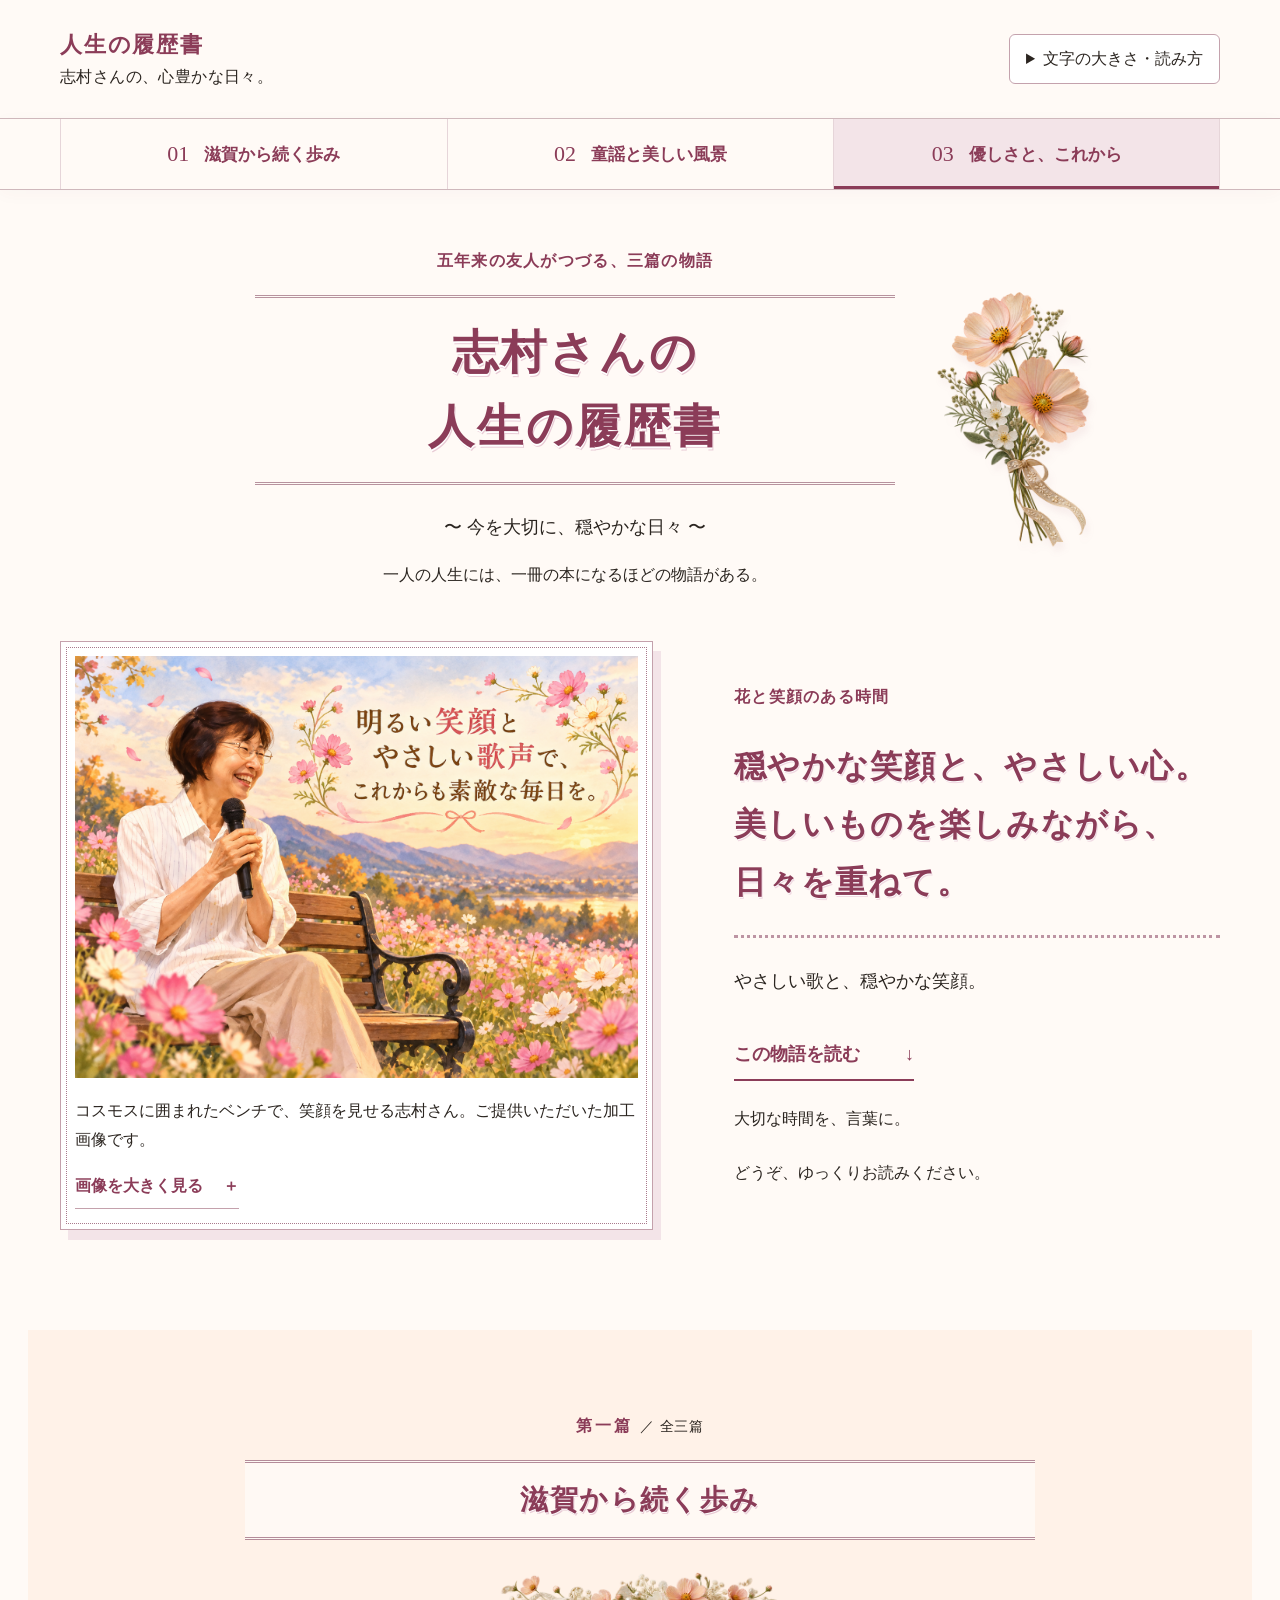
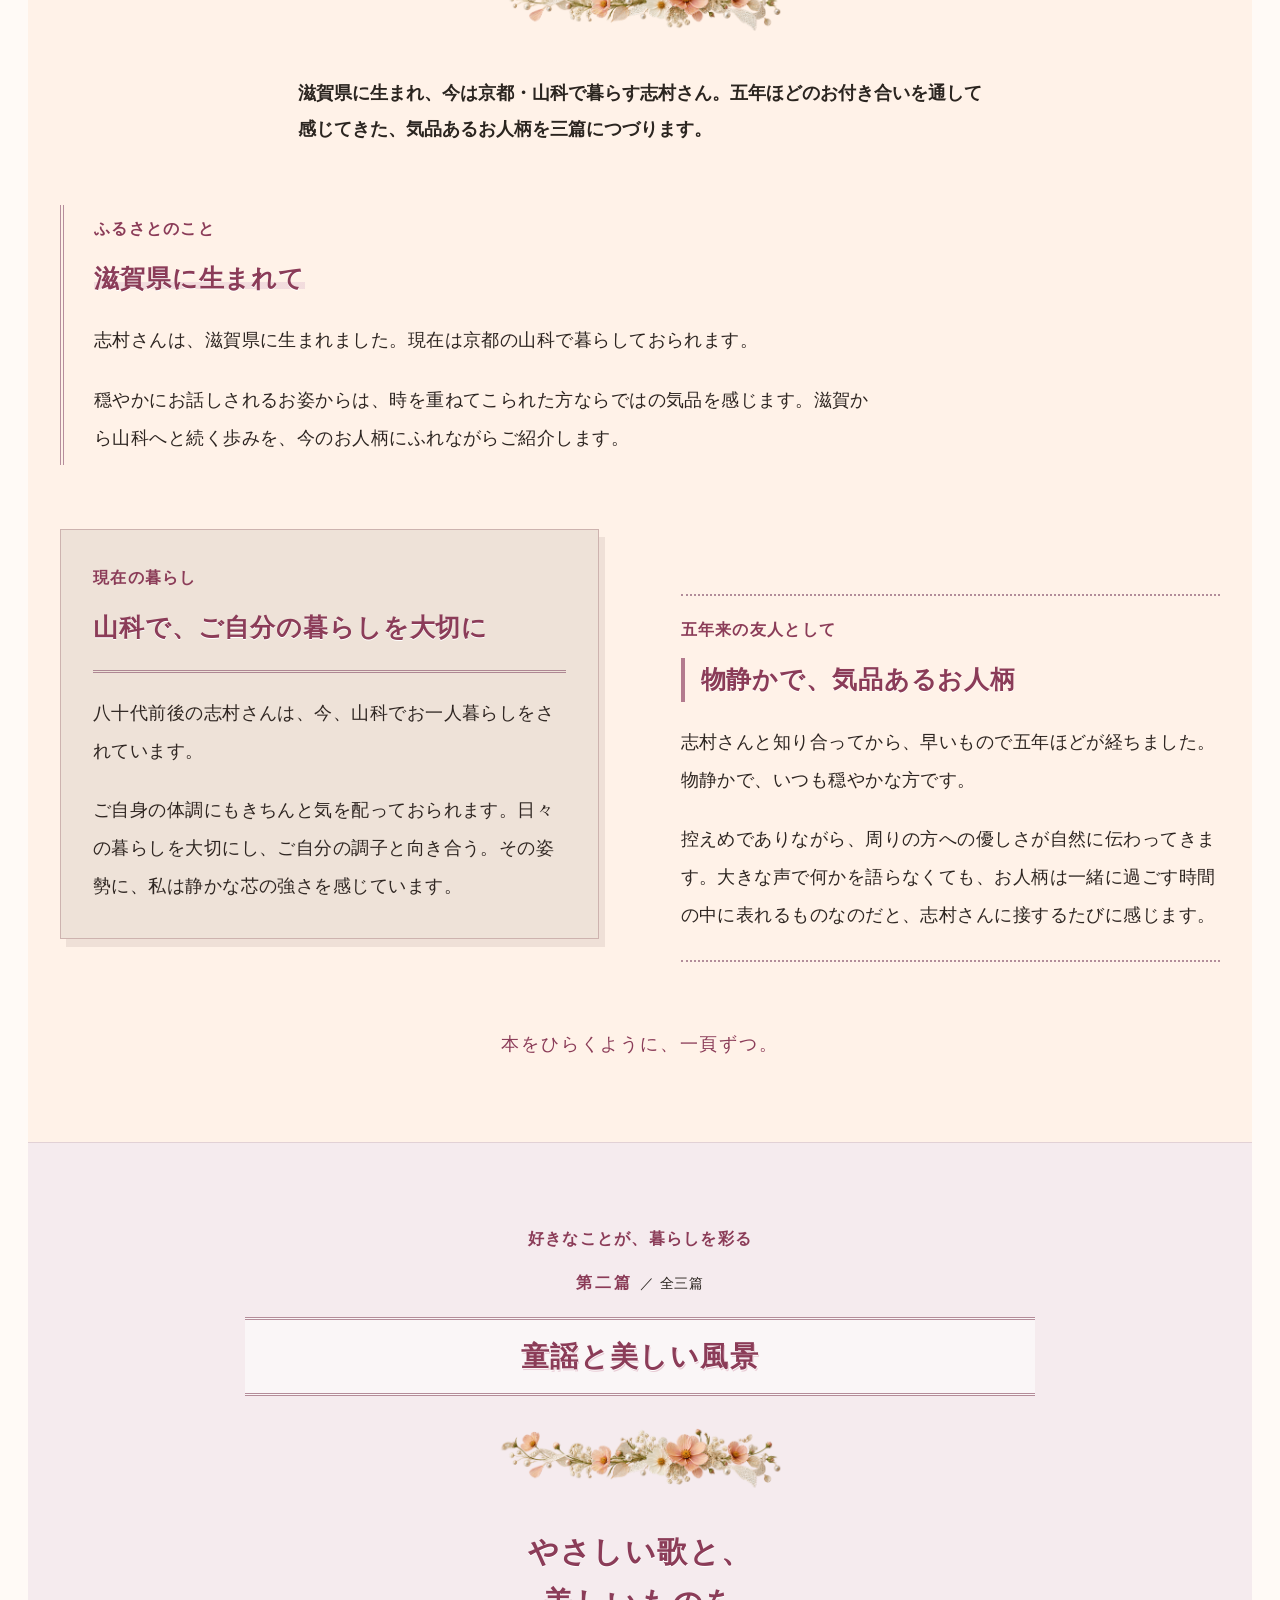
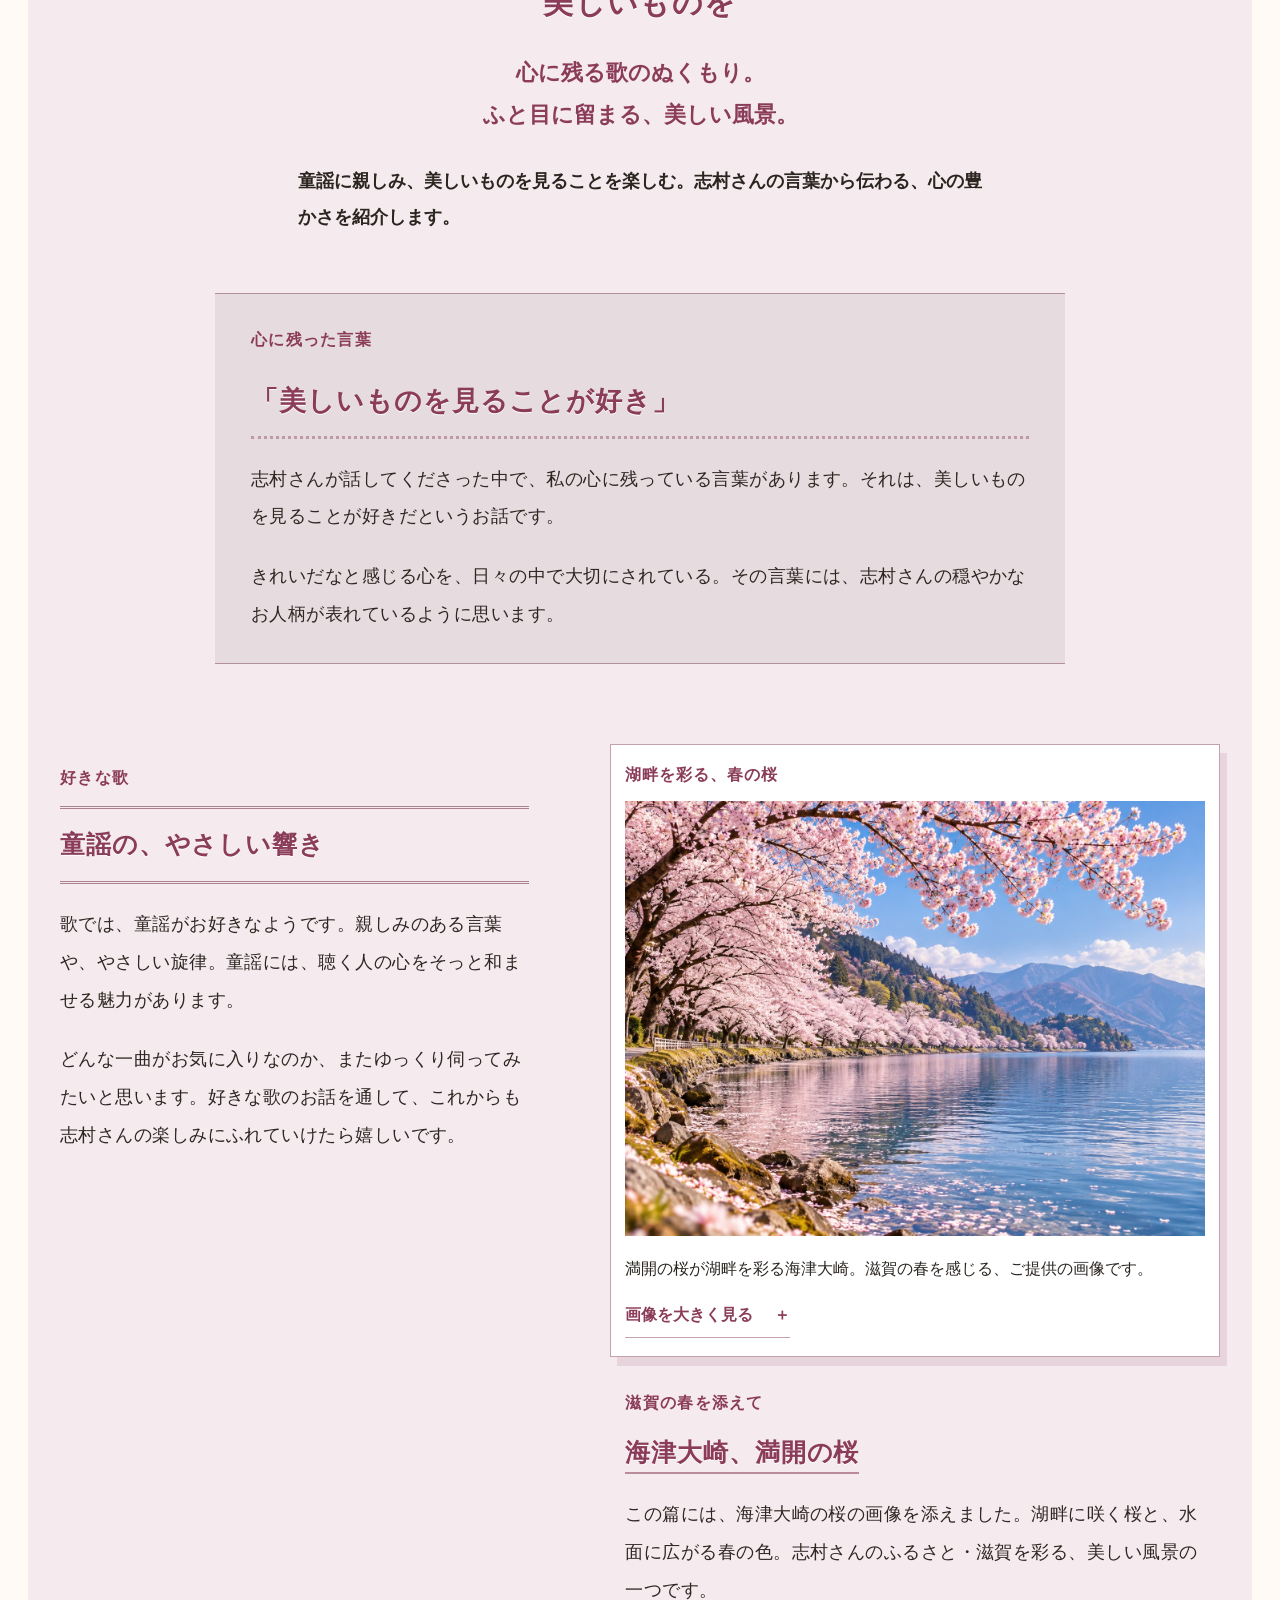
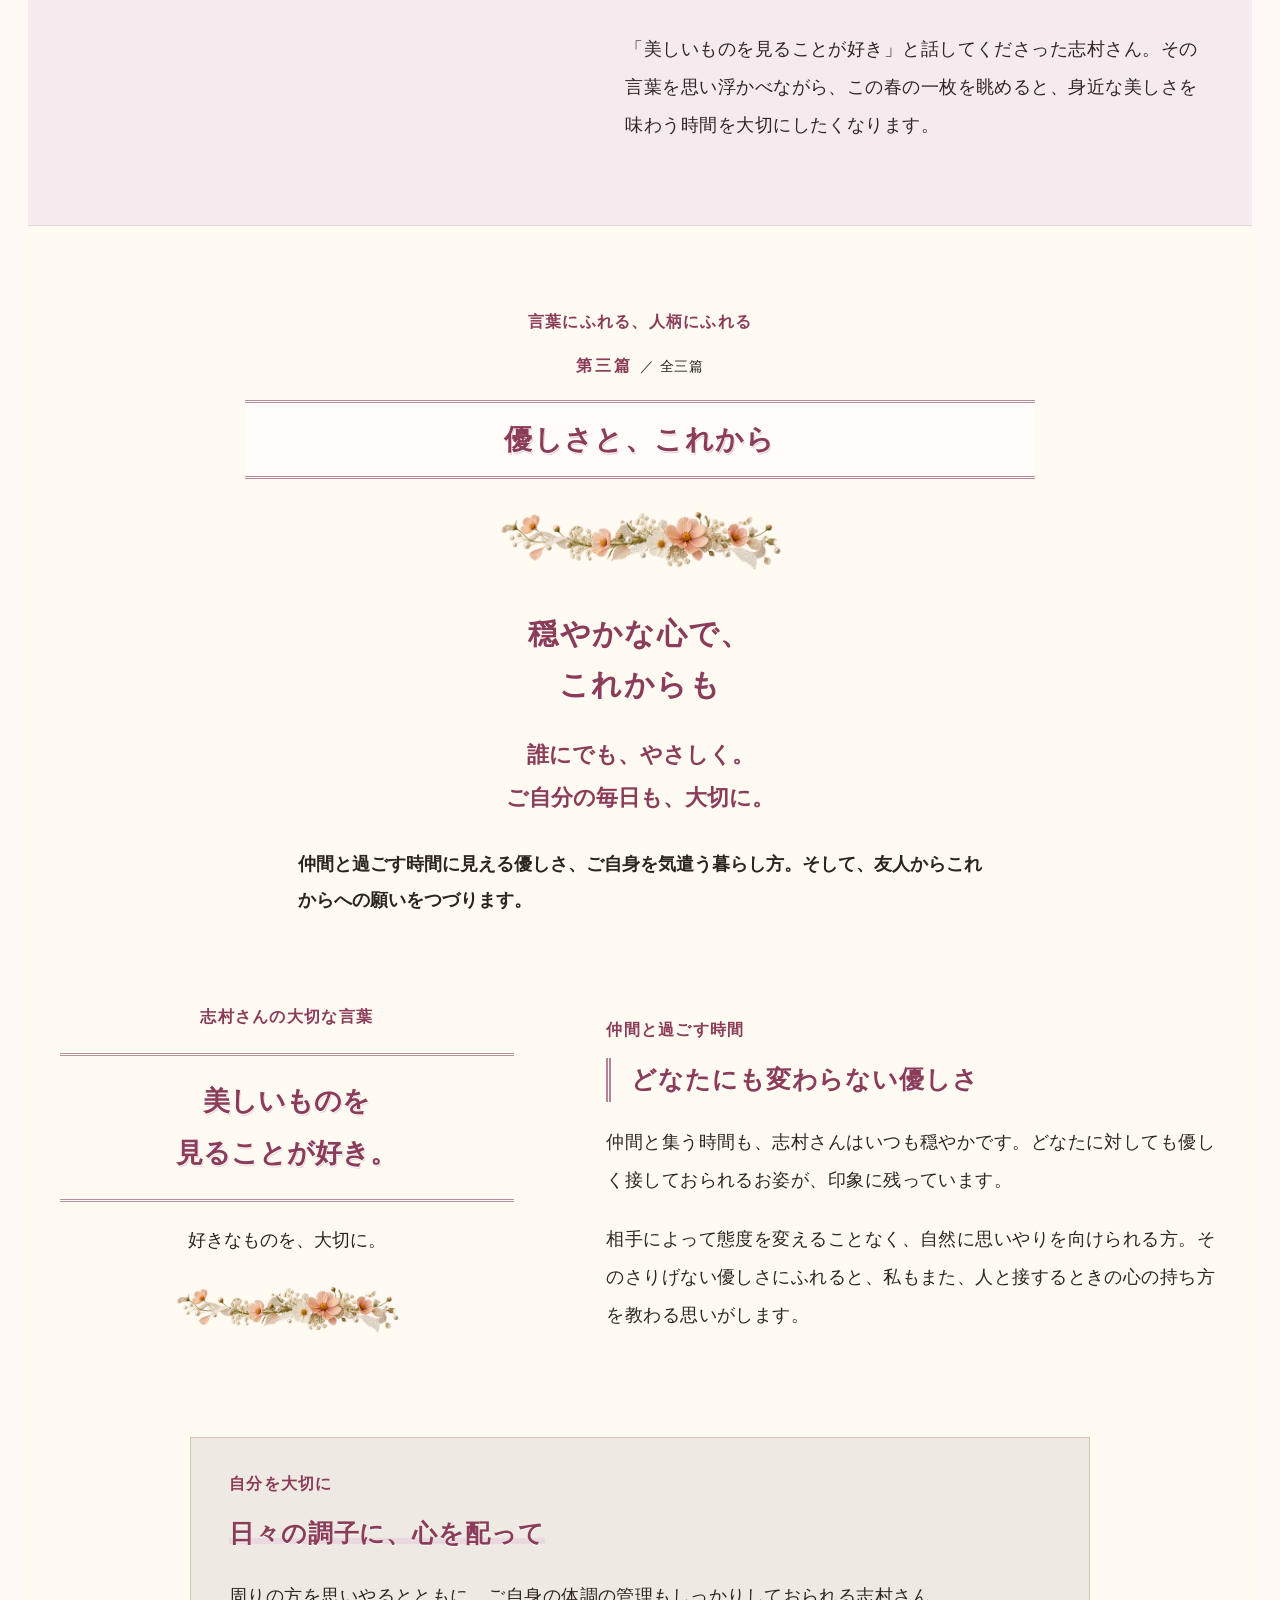
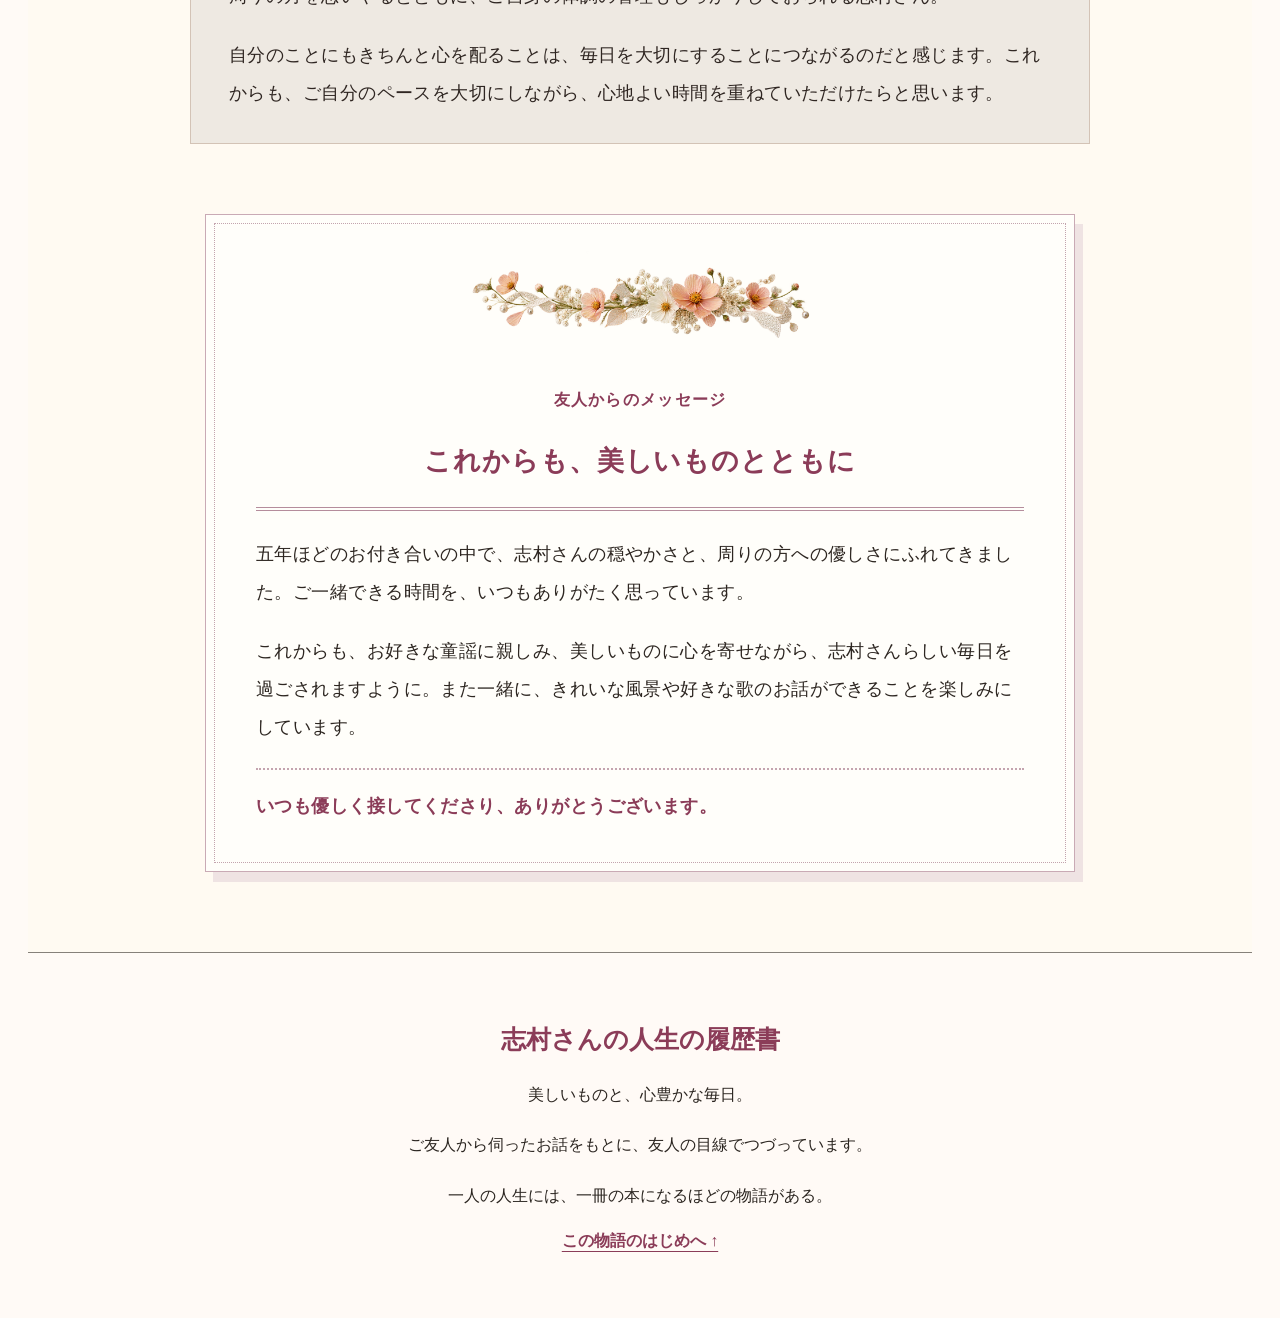
<file: index.html>
<!doctype html>
<html lang="ja" data-template="B" data-layout="01" data-color="01" data-size="normal" data-motion="on">
<head><meta charset="utf-8"><meta name="viewport" content="width=device-width,initial-scale=1"><meta name="robots" content="noindex,nofollow"><meta name="theme-color" content="#fffaf6"><meta name="description" content="滋賀県に生まれ、山科で暮らす志村さん。童謡と美しい風景を愛するお人柄を、五年来の友人の目線から三篇につづります。"><title>志村さんの人生の履歴書｜花のアルバム</title><link rel="icon" href="data:,"><link rel="stylesheet" href="css/b01-color01.css?v=27bab85142"><link rel="stylesheet" href="css/shimura-album.css?v=becaf143c7"><script src="js/album.js?v=2315d07b1d" defer></script></head>
<body id="top"><a class="skip" href="#main">本文へ進む</a>
<header class="site-header"><a class="brand" href="#top">人生の履歴書<span>志村さんの、心豊かな日々。</span></a><details class="reading-settings"><summary>文字の大きさ・読み方</summary><div class="settings-panel"><div role="group" aria-label="文字の大きさ"><button type="button" data-font="normal" aria-pressed="true">標準18px</button><button type="button" data-font="large" aria-pressed="false">大20px</button><button type="button" data-font="xlarge" aria-pressed="false">特大22px</button></div><label><input type="checkbox" data-stop-motion>動きを止める</label><button type="button" data-print>この物語を印刷する</button></div></details></header>
<nav class="reading-nav" aria-label="三篇の目次"><div><a href="#chapter-1" data-chapter-link><span aria-hidden="true">01</span><span>滋賀から続く歩み</span></a><a href="#chapter-2" data-chapter-link><span aria-hidden="true">02</span><span>童謡と美しい風景</span></a><a href="#chapter-3" data-chapter-link><span aria-hidden="true">03</span><span>優しさと、これから</span></a></div><progress max="100" value="0" aria-label="読み進めた割合"></progress></nav>
<main id="main" class="album-shell"><section class="album-cover" aria-labelledby="site-title"><div class="cover-heading"><div class="cover-identity"><p class="eyebrow">五年来の友人がつづる、三篇の物語</p><h1 id="site-title" data-original-title>志村さんの<br>人生の履歴書</h1><p class="cover-years">〜 今を大切に、穏やかな日々 〜</p><p class="cover-note">一人の人生には、一冊の本になるほどの物語がある。</p></div><img class="pressed-flower" src="images/pressed-cosmos-part.png?v=4097337b0d" width="400" height="600" alt="" aria-hidden="true" fetchpriority="high"></div>
<div class="cover-spread"><figure class="photo cover-photo" data-arrive><button class="photo-open" type="button" data-photo-open aria-label="志村さんの画像を拡大して見る"><img data-customer-photo src="images/shimura-cosmos.png?v=9789d8aad4" width="1448" height="1086" alt="コスモス畑のベンチでマイクを手に微笑む志村さんの加工画像" fetchpriority="high"></button><figcaption data-original-caption>コスモスに囲まれたベンチで、笑顔を見せる志村さん。ご提供いただいた加工画像です。</figcaption><button type="button" class="enlarge" data-photo-enlarge>画像を大きく見る <span aria-hidden="true">＋</span></button></figure><div class="cover-caption"><p class="eyebrow">花と笑顔のある時間</p><p class="cover-lead" data-original-lead>穏やかな笑顔と、やさしい心。<br>美しいものを楽しみながら、日々を重ねて。</p><p class="cover-motto">やさしい歌と、穏やかな笑顔。</p><a class="read-link" href="#chapter-1">この物語を読む <span aria-hidden="true">↓</span></a><p class="little-note">大切な時間を、言葉に。</p><p class="little-note">どうぞ、ゆっくりお読みください。</p></div></div></section>
<section class="chapter first-chapter" id="chapter-1" aria-labelledby="chapter-title-1"><header class="chapter-head" data-arrive><p class="chapter-number">第一篇 <span>／ 全三篇</span></p><h2 id="chapter-title-1" data-original-chapter>滋賀から続く歩み</h2><img class="floral-divider " src="images/divider-v2-B01.png?v=c82b6f7038" width="1219" height="400" alt="" aria-hidden="true" loading="lazy"><p class="chapter-description" data-original-description>滋賀県に生まれ、今は京都・山科で暮らす志村さん。五年ほどのお付き合いを通して感じてきた、気品あるお人柄を三篇につづります。</p></header>
<div class="origin-row"><article id="memory-1-1" class="memory origin-note" data-arrive>
<div class="memory-copy"><p class="rubric" data-original-label>ふるさとのこと</p>
<h3 data-original-heading><span>滋賀県に生まれて</span></h3><p data-original-body>志村さんは、滋賀県に生まれました。現在は京都の山科で暮らしておられます。</p><p data-original-body>穏やかにお話しされるお姿からは、時を重ねてこられた方ならではの気品を感じます。滋賀から山科へと続く歩みを、今のお人柄にふれながらご紹介します。</p></div></article></div><div class="life-spread"><article id="memory-1-2" class="memory life-note" data-arrive>
<div class="memory-copy"><p class="rubric" data-original-label>現在の暮らし</p>
<h3 data-original-heading><span>山科で、ご自分の暮らしを大切に</span></h3><p data-original-body>八十代前後の志村さんは、今、山科でお一人暮らしをされています。</p><p data-original-body>ご自身の体調にもきちんと気を配っておられます。日々の暮らしを大切にし、ご自分の調子と向き合う。その姿勢に、私は静かな芯の強さを感じています。</p></div></article><article id="memory-1-3" class="memory friend-note" data-arrive>
<div class="memory-copy"><p class="rubric" data-original-label>五年来の友人として</p>
<h3 data-original-heading><span>物静かで、気品あるお人柄</span></h3><p data-original-body>志村さんと知り合ってから、早いもので五年ほどが経ちました。物静かで、いつも穏やかな方です。</p><p data-original-body>控えめでありながら、周りの方への優しさが自然に伝わってきます。大きな声で何かを語らなくても、お人柄は一緒に過ごす時間の中に表れるものなのだと、志村さんに接するたびに感じます。</p></div></article></div><p class="chapter-tail">本をひらくように、一頁ずつ。</p></section>
<section class="chapter second-chapter" id="chapter-2" aria-labelledby="chapter-title-2"><header class="chapter-head" data-arrive><p class="eyebrow">好きなことが、暮らしを彩る</p><p class="chapter-number">第二篇 <span>／ 全三篇</span></p><h2 id="chapter-title-2" data-original-chapter>童謡と美しい風景</h2><img class="floral-divider " src="images/divider-v2-B01.png?v=c82b6f7038" width="1219" height="400" alt="" aria-hidden="true" loading="lazy"><p class="chapter-display" data-original-title>やさしい歌と、<br>美しいものを</p><p class="chapter-lead" data-original-lead>心に残る歌のぬくもり。<br>ふと目に留まる、美しい風景。</p><p class="chapter-description" data-original-description>童謡に親しみ、美しいものを見ることを楽しむ。志村さんの言葉から伝わる、心の豊かさを紹介します。</p></header>
<article id="memory-2-1" class="memory beauty-note" data-arrive>
<div class="memory-copy"><p class="rubric" data-original-label>心に残った言葉</p>
<h3 data-original-heading><span>「美しいものを見ることが好き」</span></h3><p data-original-body>志村さんが話してくださった中で、私の心に残っている言葉があります。それは、美しいものを見ることが好きだというお話です。</p><p data-original-body>きれいだなと感じる心を、日々の中で大切にされている。その言葉には、志村さんの穏やかなお人柄が表れているように思います。</p></div></article><div class="spring-spread"><article id="memory-2-2" class="memory song-note" data-arrive>
<div class="memory-copy"><p class="rubric" data-original-label>好きな歌</p>
<h3 data-original-heading><span>童謡の、やさしい響き</span></h3><p data-original-body>歌では、童謡がお好きなようです。親しみのある言葉や、やさしい旋律。童謡には、聴く人の心をそっと和ませる魅力があります。</p><p data-original-body>どんな一曲がお気に入りなのか、またゆっくり伺ってみたいと思います。好きな歌のお話を通して、これからも志村さんの楽しみにふれていけたら嬉しいです。</p></div></article><div class="spring-print"><figure class="photo sakura-photo" data-arrive><p class="photo-rubric">湖畔を彩る、春の桜</p><button class="photo-open" type="button" data-photo-open aria-label="海津大崎の画像を拡大して見る"><img data-customer-photo src="images/kaizu-sakura.png?v=8dcb9e794f" width="1448" height="1086" alt="満開の桜が湖畔に連なる海津大崎の風景" loading="lazy"></button><figcaption data-original-caption>満開の桜が湖畔を彩る海津大崎。滋賀の春を感じる、ご提供の画像です。</figcaption><button type="button" class="enlarge" data-photo-enlarge>画像を大きく見る <span aria-hidden="true">＋</span></button></figure><article id="memory-2-3" class="memory landscape-note" data-arrive>
<div class="memory-copy"><p class="rubric" data-original-label>滋賀の春を添えて</p>
<h3 data-original-heading><span>海津大崎、満開の桜</span></h3><p data-original-body>この篇には、海津大崎の桜の画像を添えました。湖畔に咲く桜と、水面に広がる春の色。志村さんのふるさと・滋賀を彩る、美しい風景の一つです。</p><p data-original-body>「美しいものを見ることが好き」と話してくださった志村さん。その言葉を思い浮かべながら、この春の一枚を眺めると、身近な美しさを味わう時間を大切にしたくなります。</p></div></article></div></div></section>
<section class="chapter third-chapter" id="chapter-3" aria-labelledby="chapter-title-3"><header class="chapter-head" data-arrive><p class="eyebrow">言葉にふれる、人柄にふれる</p><p class="chapter-number">第三篇 <span>／ 全三篇</span></p><h2 id="chapter-title-3" data-original-chapter>優しさと、これから</h2><img class="floral-divider " src="images/divider-v2-B01.png?v=c82b6f7038" width="1219" height="400" alt="" aria-hidden="true" loading="lazy"><p class="chapter-display" data-original-title>穏やかな心で、<br>これからも</p><p class="chapter-lead" data-original-lead>誰にでも、やさしく。<br>ご自分の毎日も、大切に。</p><p class="chapter-description" data-original-description>仲間と過ごす時間に見える優しさ、ご自身を気遣う暮らし方。そして、友人からこれからへの願いをつづります。</p></header>
<div class="kindness-spread"><aside class="favourite-words" data-arrive><p class="eyebrow">志村さんの大切な言葉</p><blockquote>美しいものを<br>見ることが好き。</blockquote><p>好きなものを、大切に。</p><img class="floral-divider " src="images/divider-v2-B01.png?v=c82b6f7038" width="1219" height="400" alt="" aria-hidden="true" loading="lazy"></aside><article id="memory-3-1" class="memory kindness-note" data-arrive>
<div class="memory-copy"><p class="rubric" data-original-label>仲間と過ごす時間</p>
<h3 data-original-heading><span>どなたにも変わらない優しさ</span></h3><p data-original-body>仲間と集う時間も、志村さんはいつも穏やかです。どなたに対しても優しく接しておられるお姿が、印象に残っています。</p><p data-original-body>相手によって態度を変えることなく、自然に思いやりを向けられる方。そのさりげない優しさにふれると、私もまた、人と接するときの心の持ち方を教わる思いがします。</p></div></article></div>
<article id="memory-3-2" class="memory care-note" data-arrive>
<div class="memory-copy"><p class="rubric" data-original-label>自分を大切に</p>
<h3 data-original-heading><span>日々の調子に、心を配って</span></h3><p data-original-body>周りの方を思いやるとともに、ご自身の体調の管理もしっかりしておられる志村さん。</p><p data-original-body>自分のことにもきちんと心を配ることは、毎日を大切にすることにつながるのだと感じます。これからも、ご自分のペースを大切にしながら、心地よい時間を重ねていただけたらと思います。</p></div></article><article id="memory-3-3" class="memory letter-note" data-arrive>
<img class="floral-divider letter-flower" src="images/divider-v2-B01.png?v=c82b6f7038" width="1219" height="400" alt="" aria-hidden="true" loading="lazy"><div class="memory-copy"><p class="rubric" data-original-label>友人からのメッセージ</p>
<h3 data-original-heading><span>これからも、美しいものとともに</span></h3><p data-original-body>五年ほどのお付き合いの中で、志村さんの穏やかさと、周りの方への優しさにふれてきました。ご一緒できる時間を、いつもありがたく思っています。</p><p data-original-body>これからも、お好きな童謡に親しみ、美しいものに心を寄せながら、志村さんらしい毎日を過ごされますように。また一緒に、きれいな風景や好きな歌のお話ができることを楽しみにしています。</p><p data-original-body>いつも優しく接してくださり、ありがとうございます。</p></div></article></section>
</main>
<footer class="site-footer"><p class="footer-brand">志村さんの人生の履歴書</p><p>美しいものと、心豊かな毎日。</p><p class="friend-note-caption">ご友人から伺ったお話をもとに、友人の目線でつづっています。</p><p>一人の人生には、一冊の本になるほどの物語がある。</p><a href="#top">この物語のはじめへ ↑</a></footer>
<p class="sr-only" data-size-status role="status" aria-live="polite"></p>
<dialog id="image-dialog" aria-labelledby="photo-title"><div class="dialog-bar"><h2 id="photo-title">大切な一枚</h2><button type="button" data-close>閉じる ×</button></div><img class="expanded-photo" alt=""><p class="expanded-caption"></p></dialog>
</body></html>
</file>
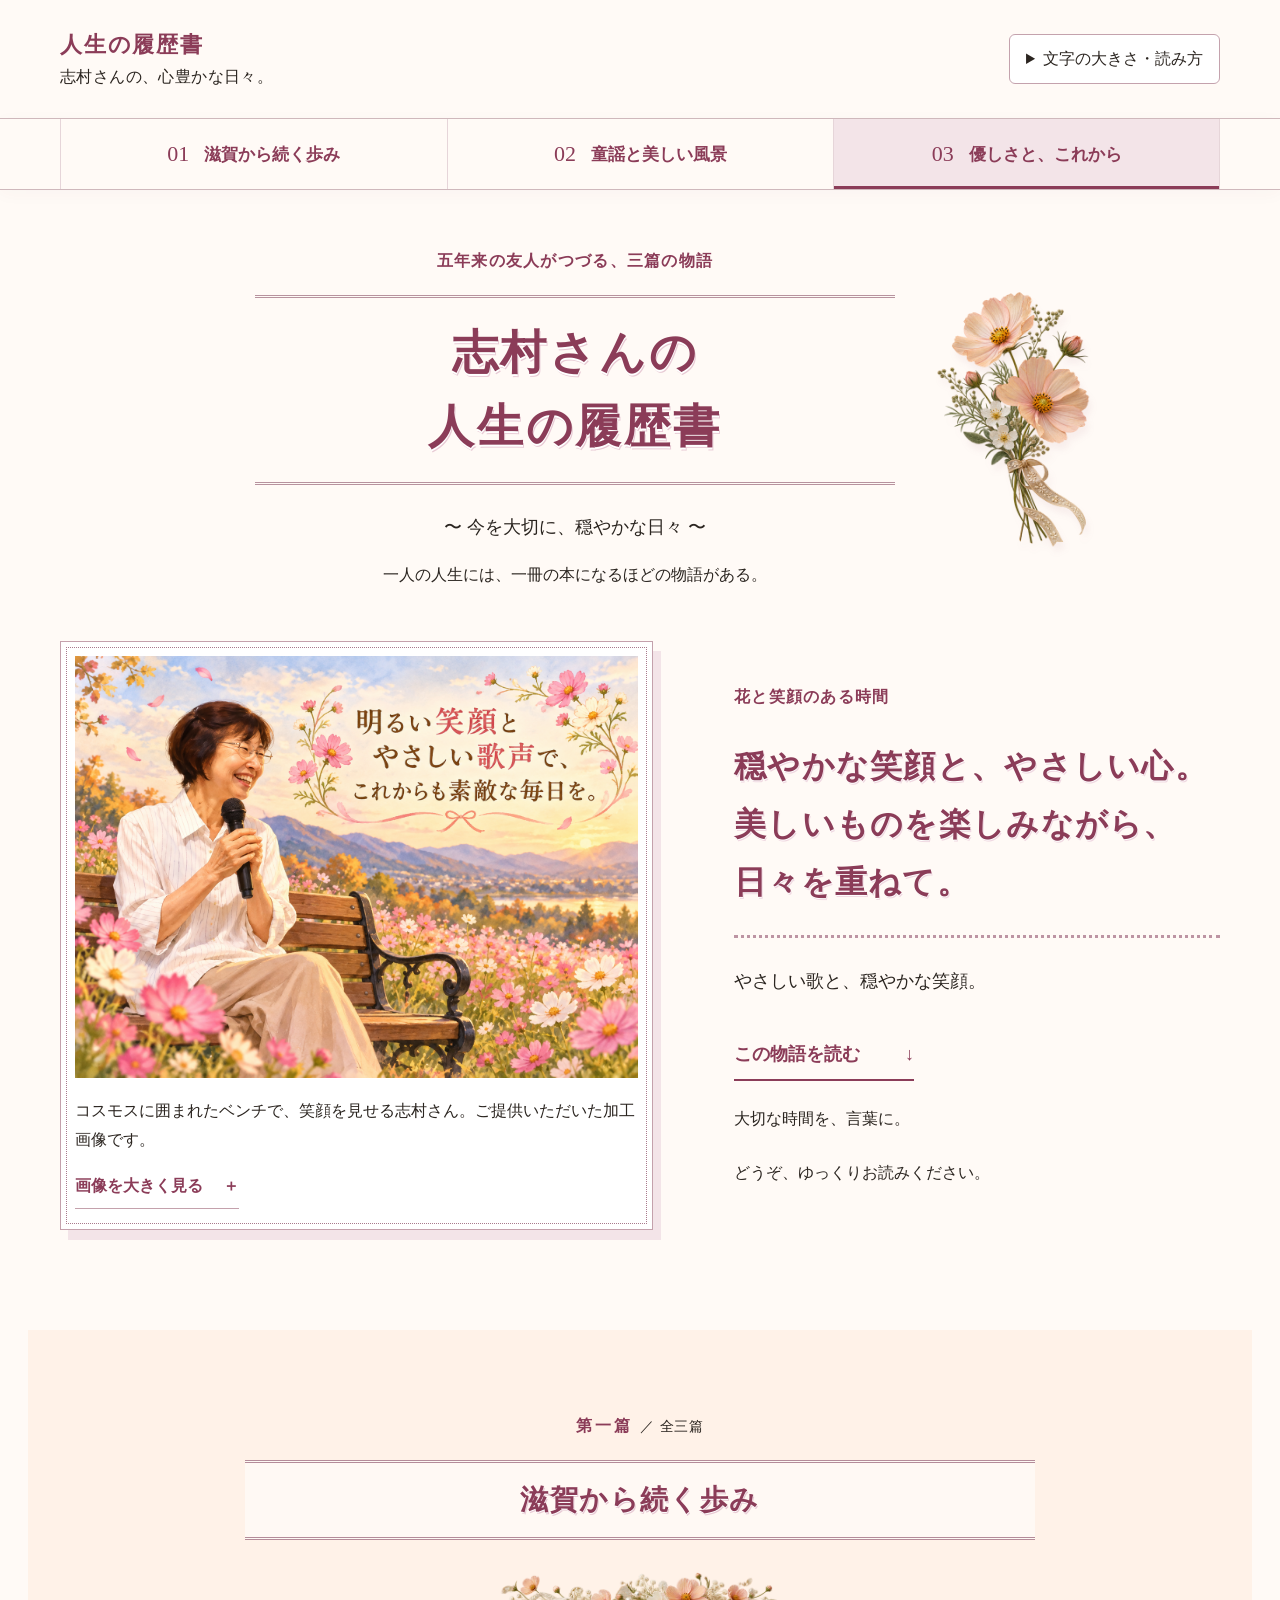
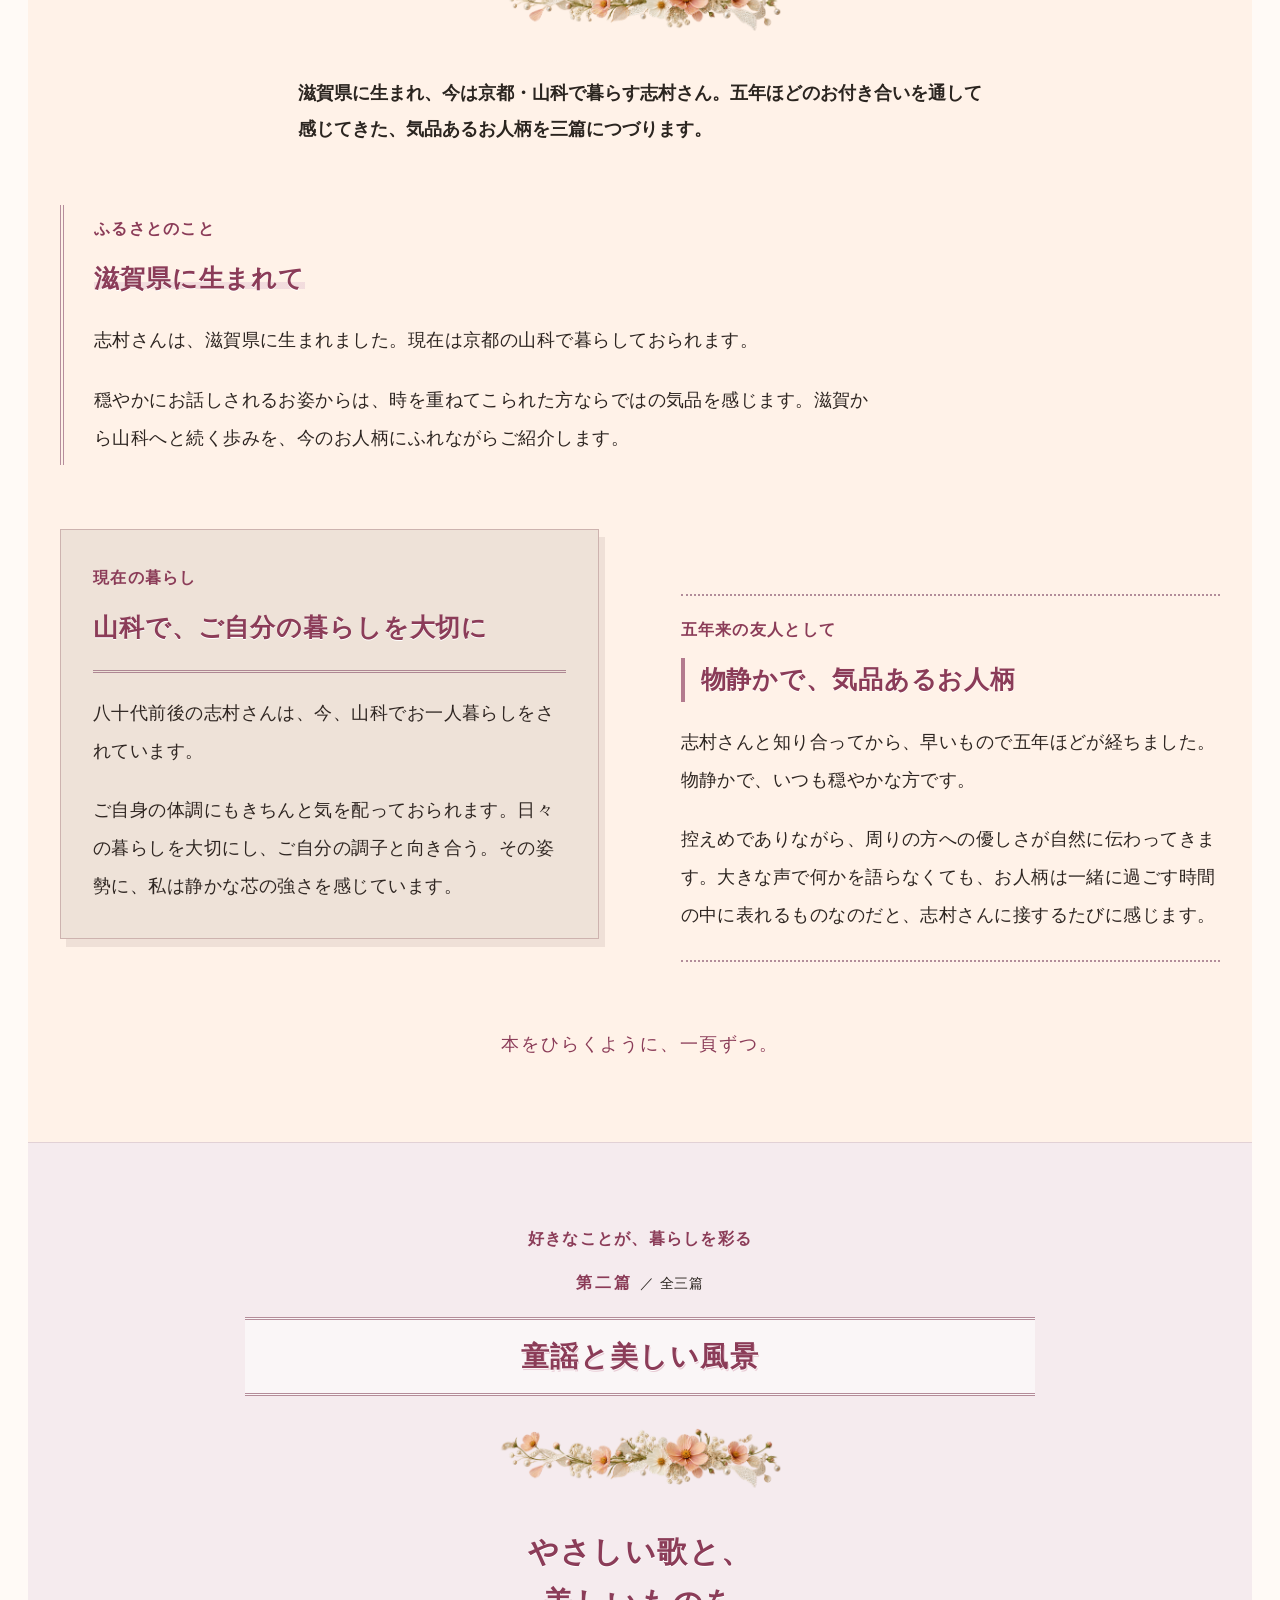
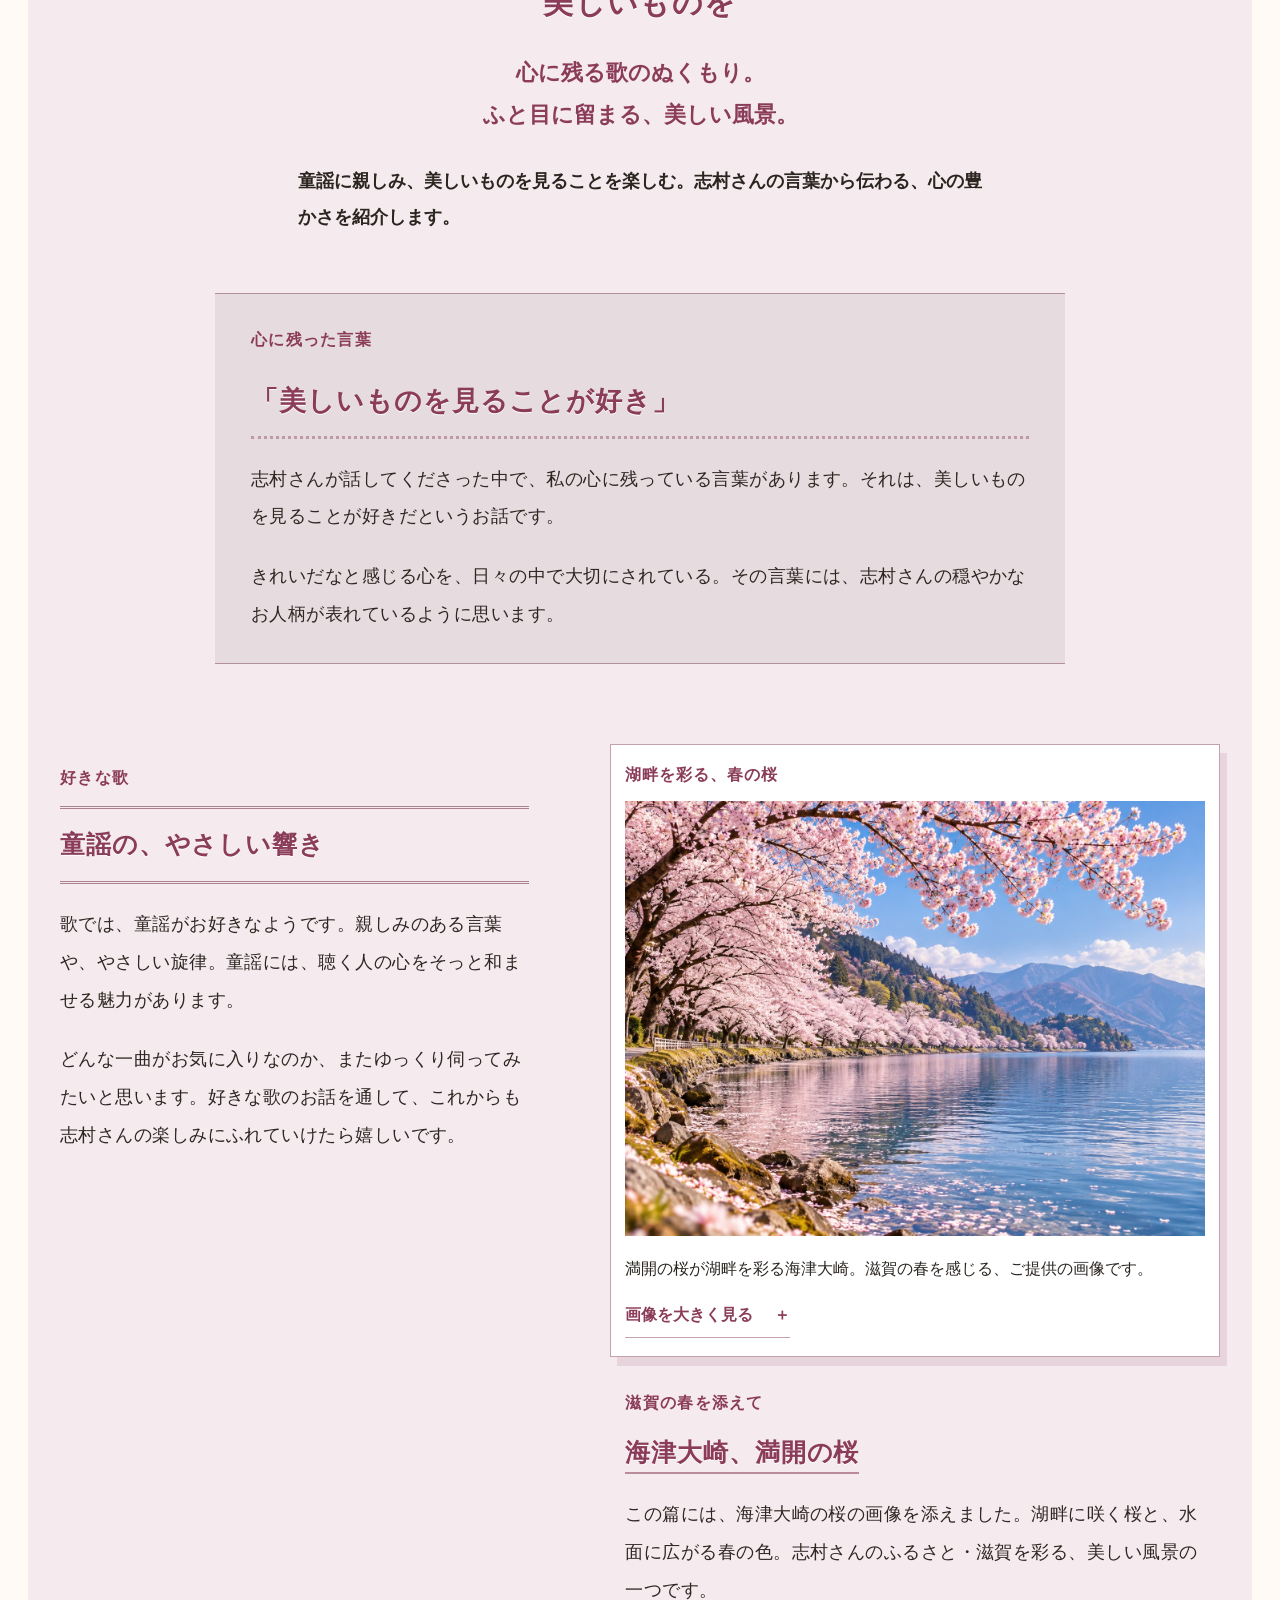
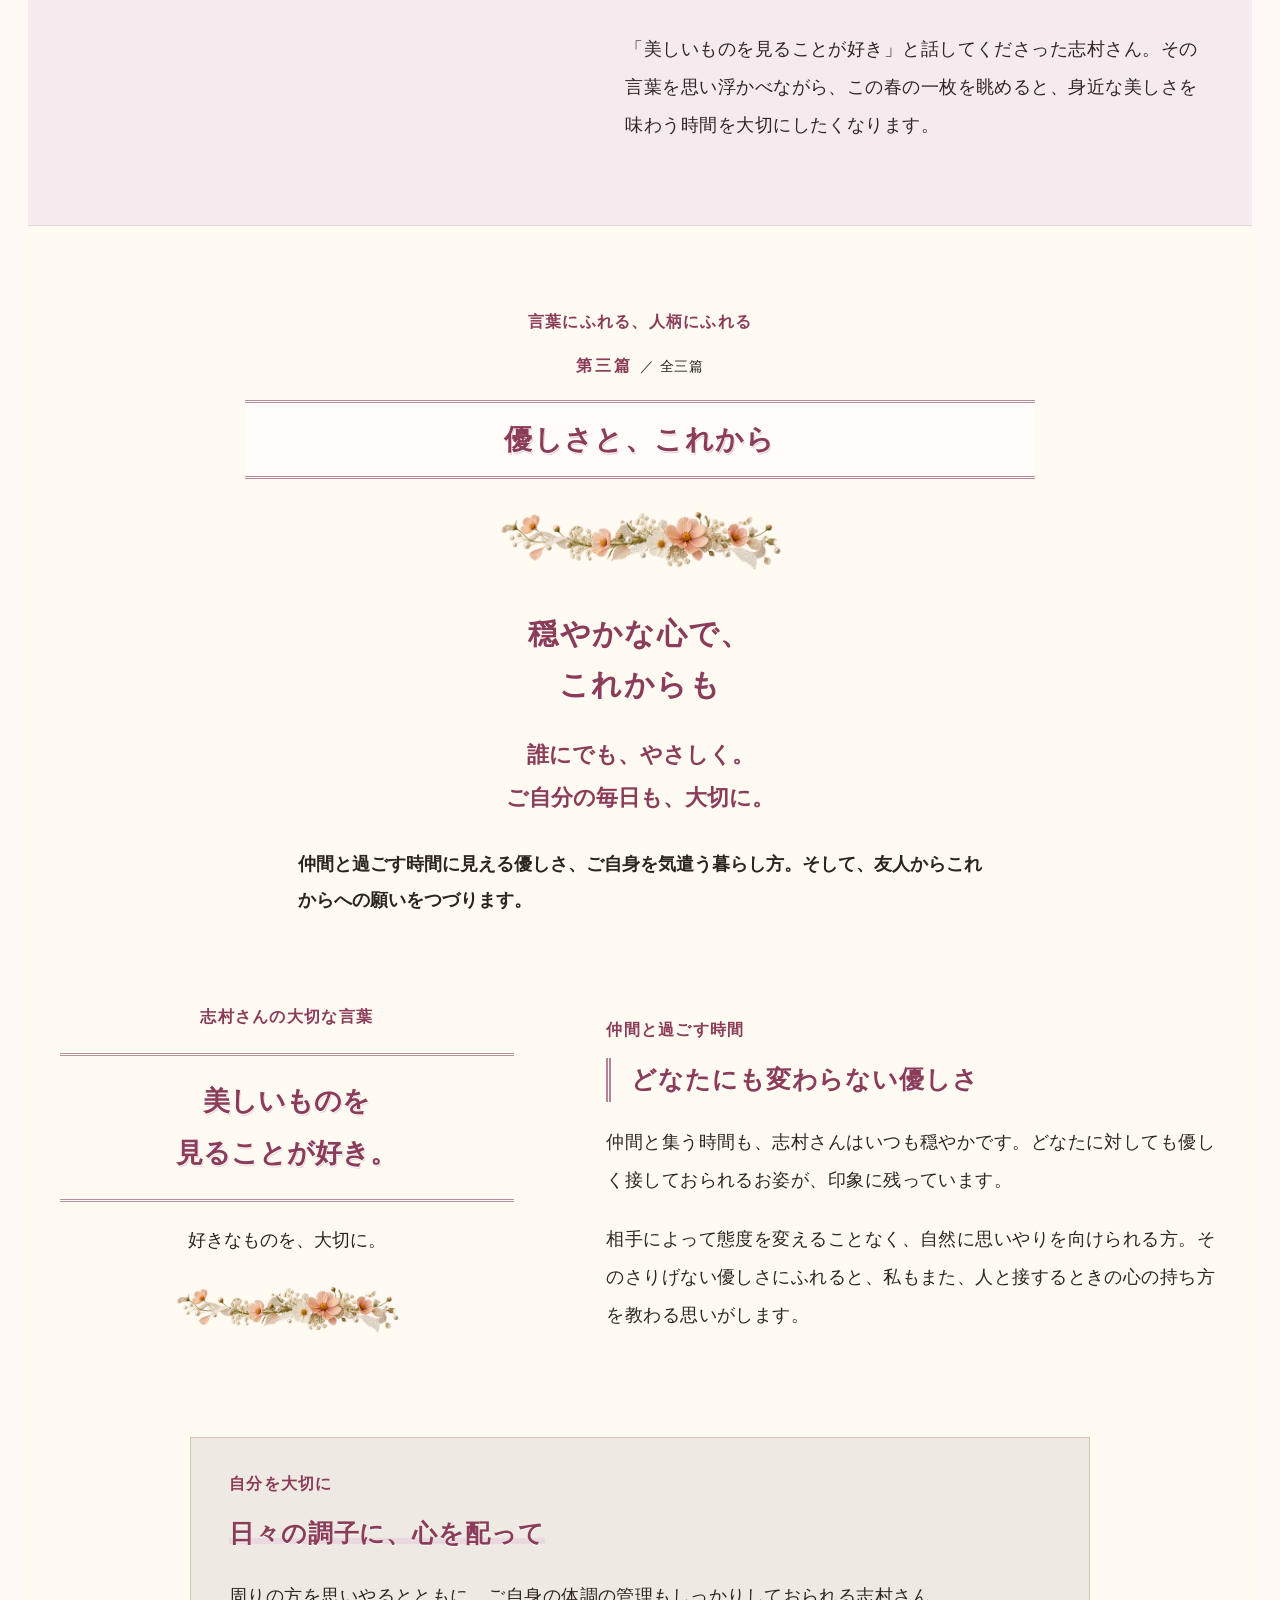
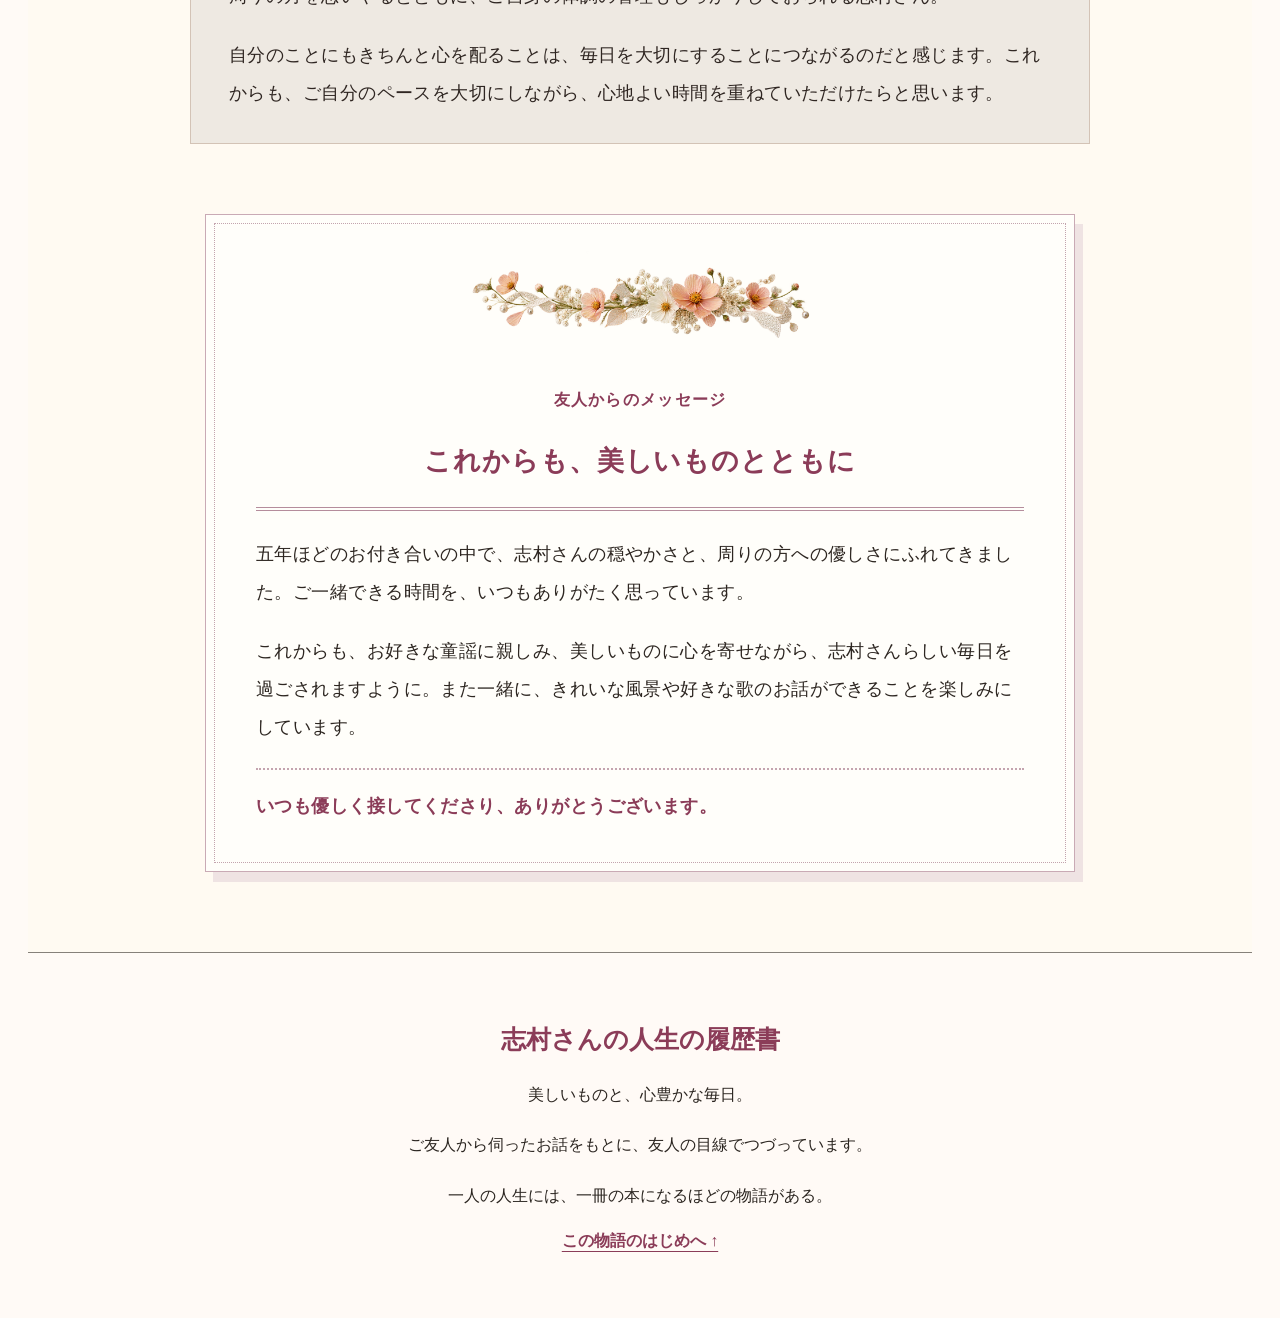
<file: memories.html>
<!doctype html><html lang="ja"><head><meta charset="utf-8"><meta name="viewport" content="width=device-width,initial-scale=1"><meta name="robots" content="noindex,nofollow"><meta http-equiv="refresh" content="0;url=index.html#chapter-2"><title>志村さんの人生の履歴書</title><script>location.replace('index.html'+location.search+'#chapter-2');</script></head><body><p><a href="index.html#chapter-2">志村さんの物語を開く</a></p></body></html>
</file>
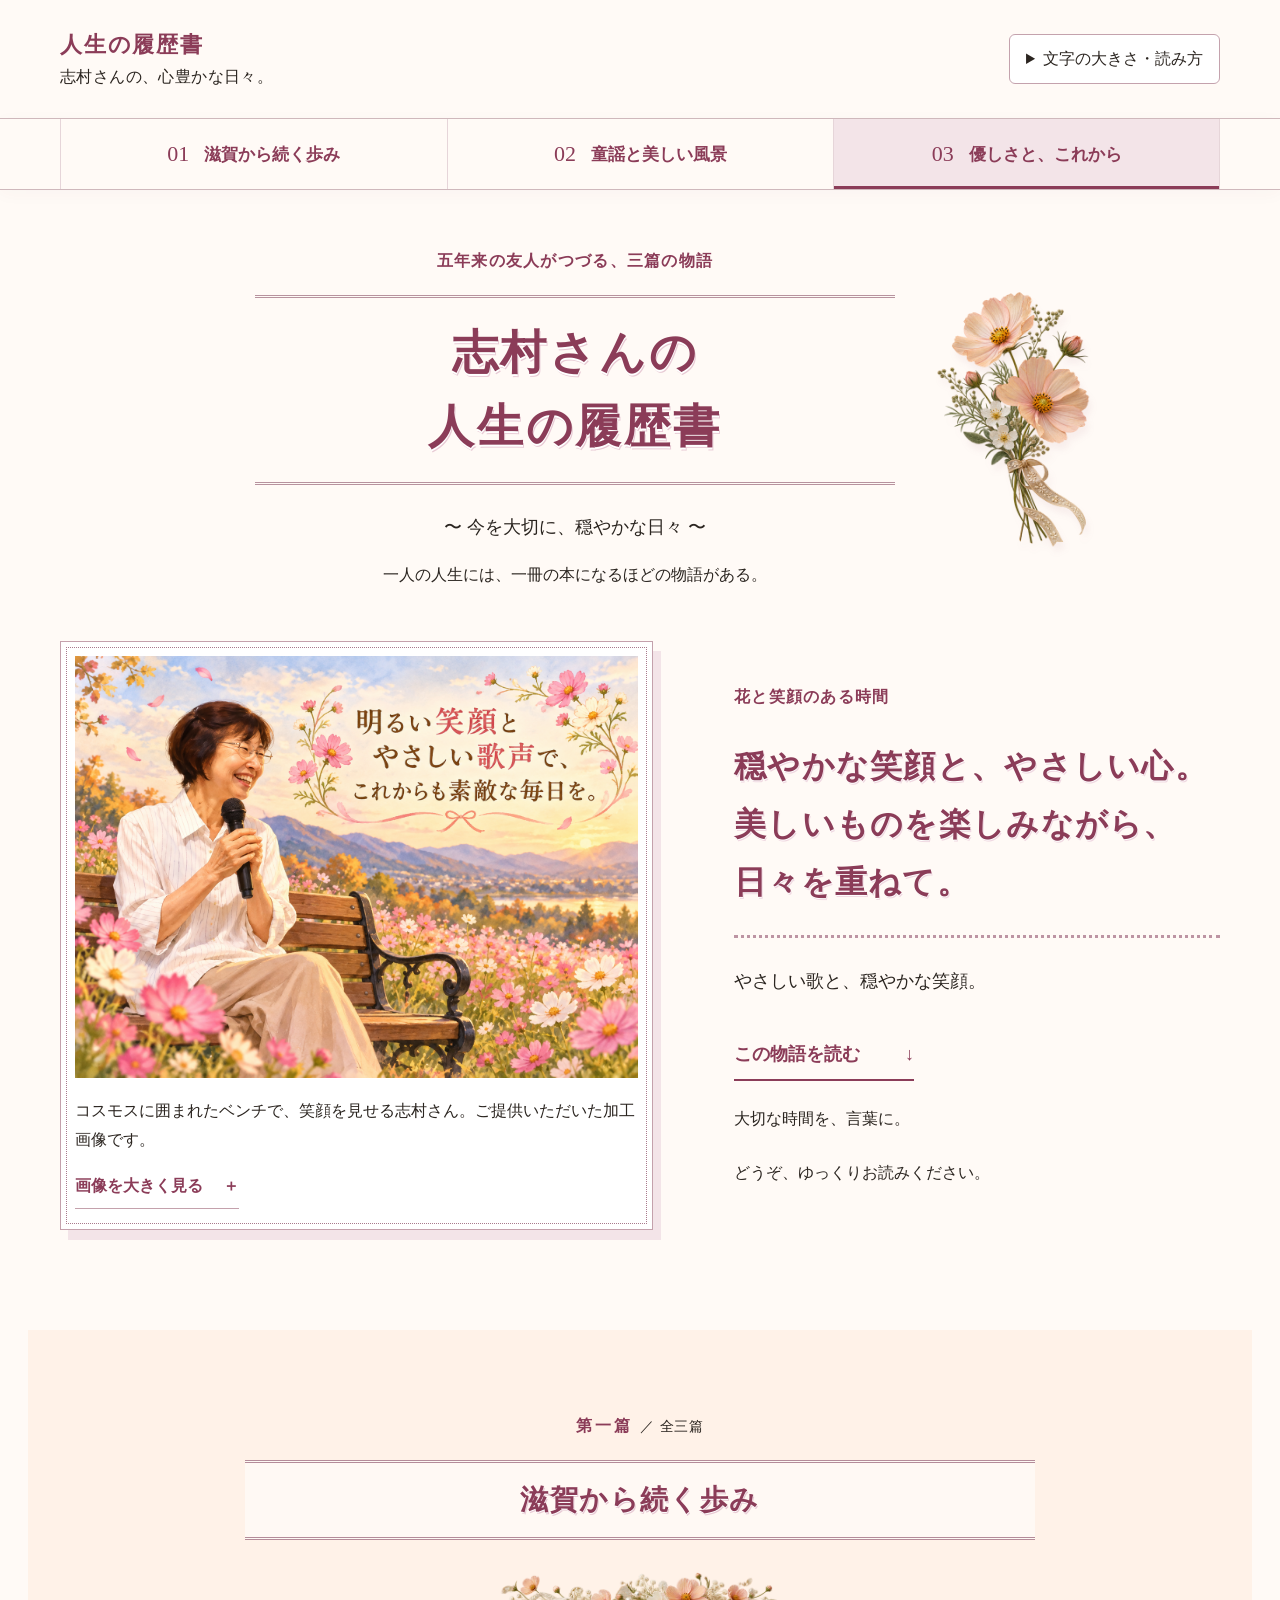
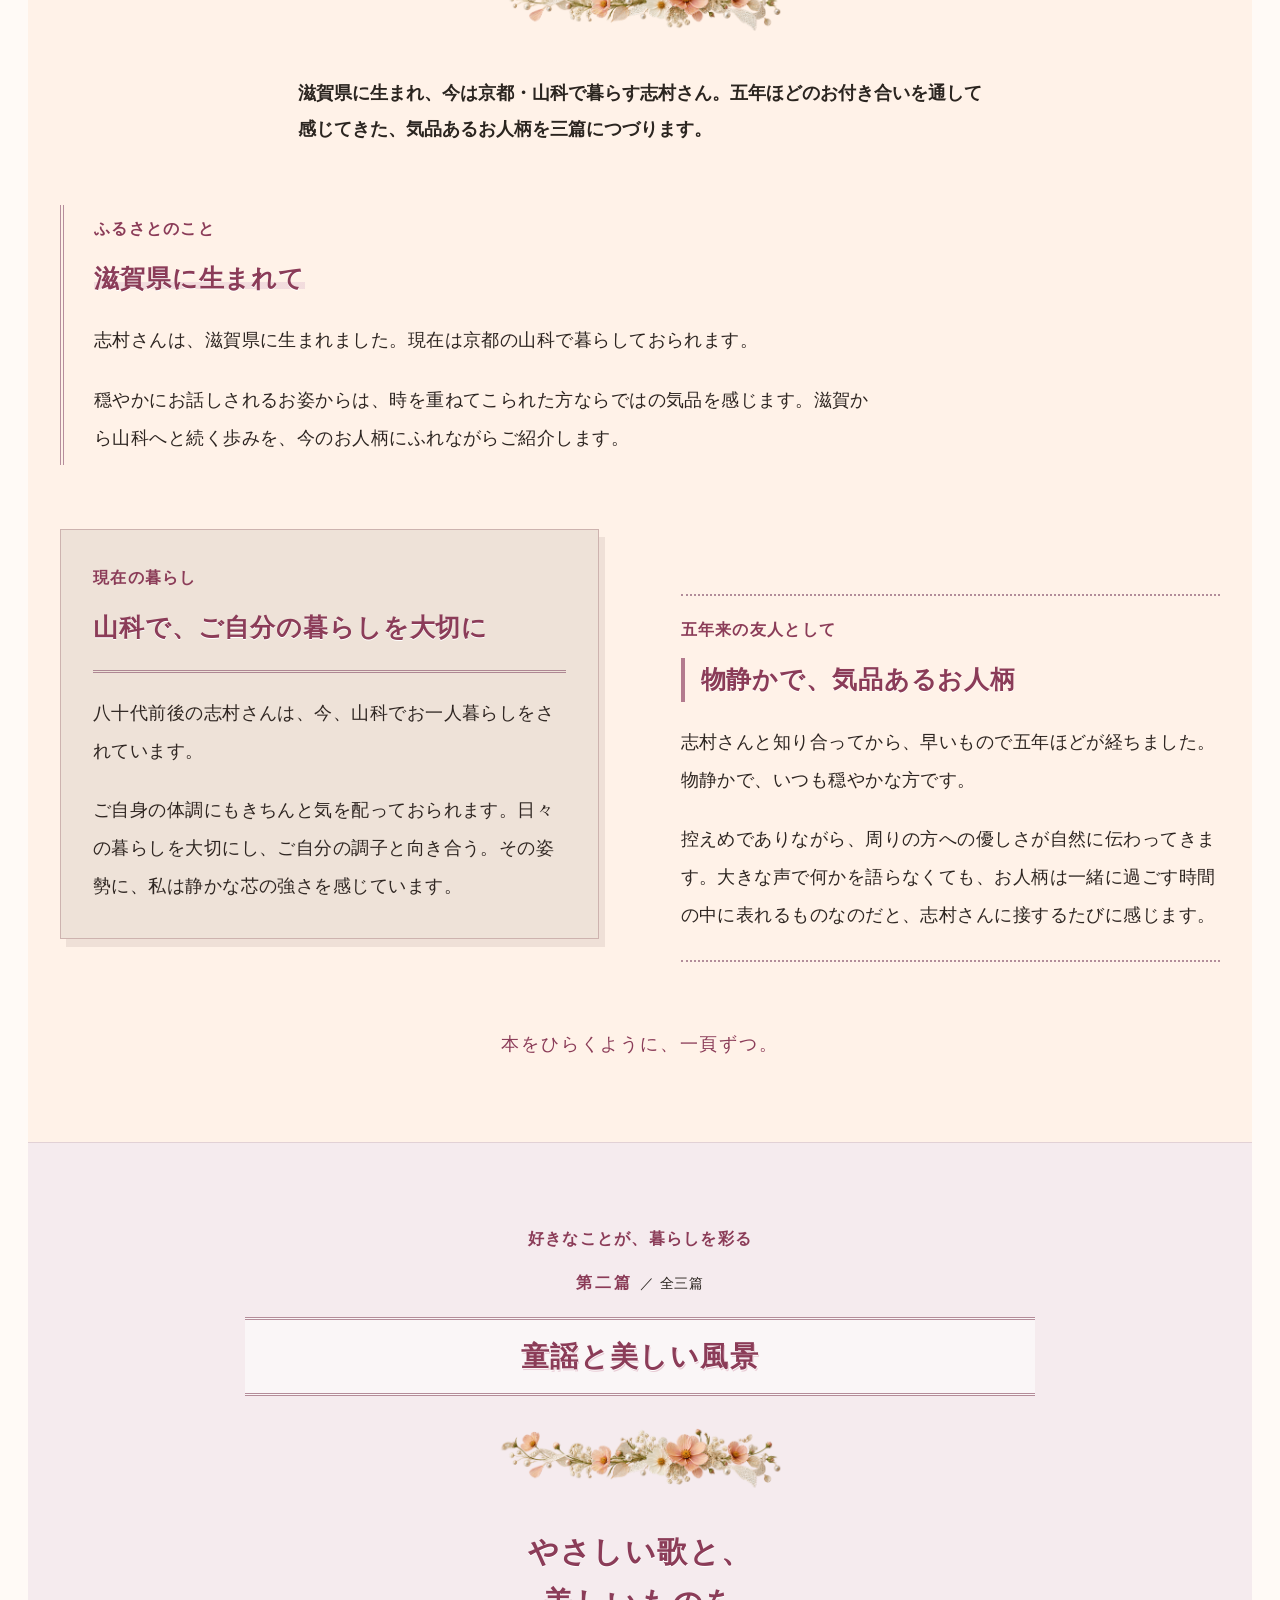
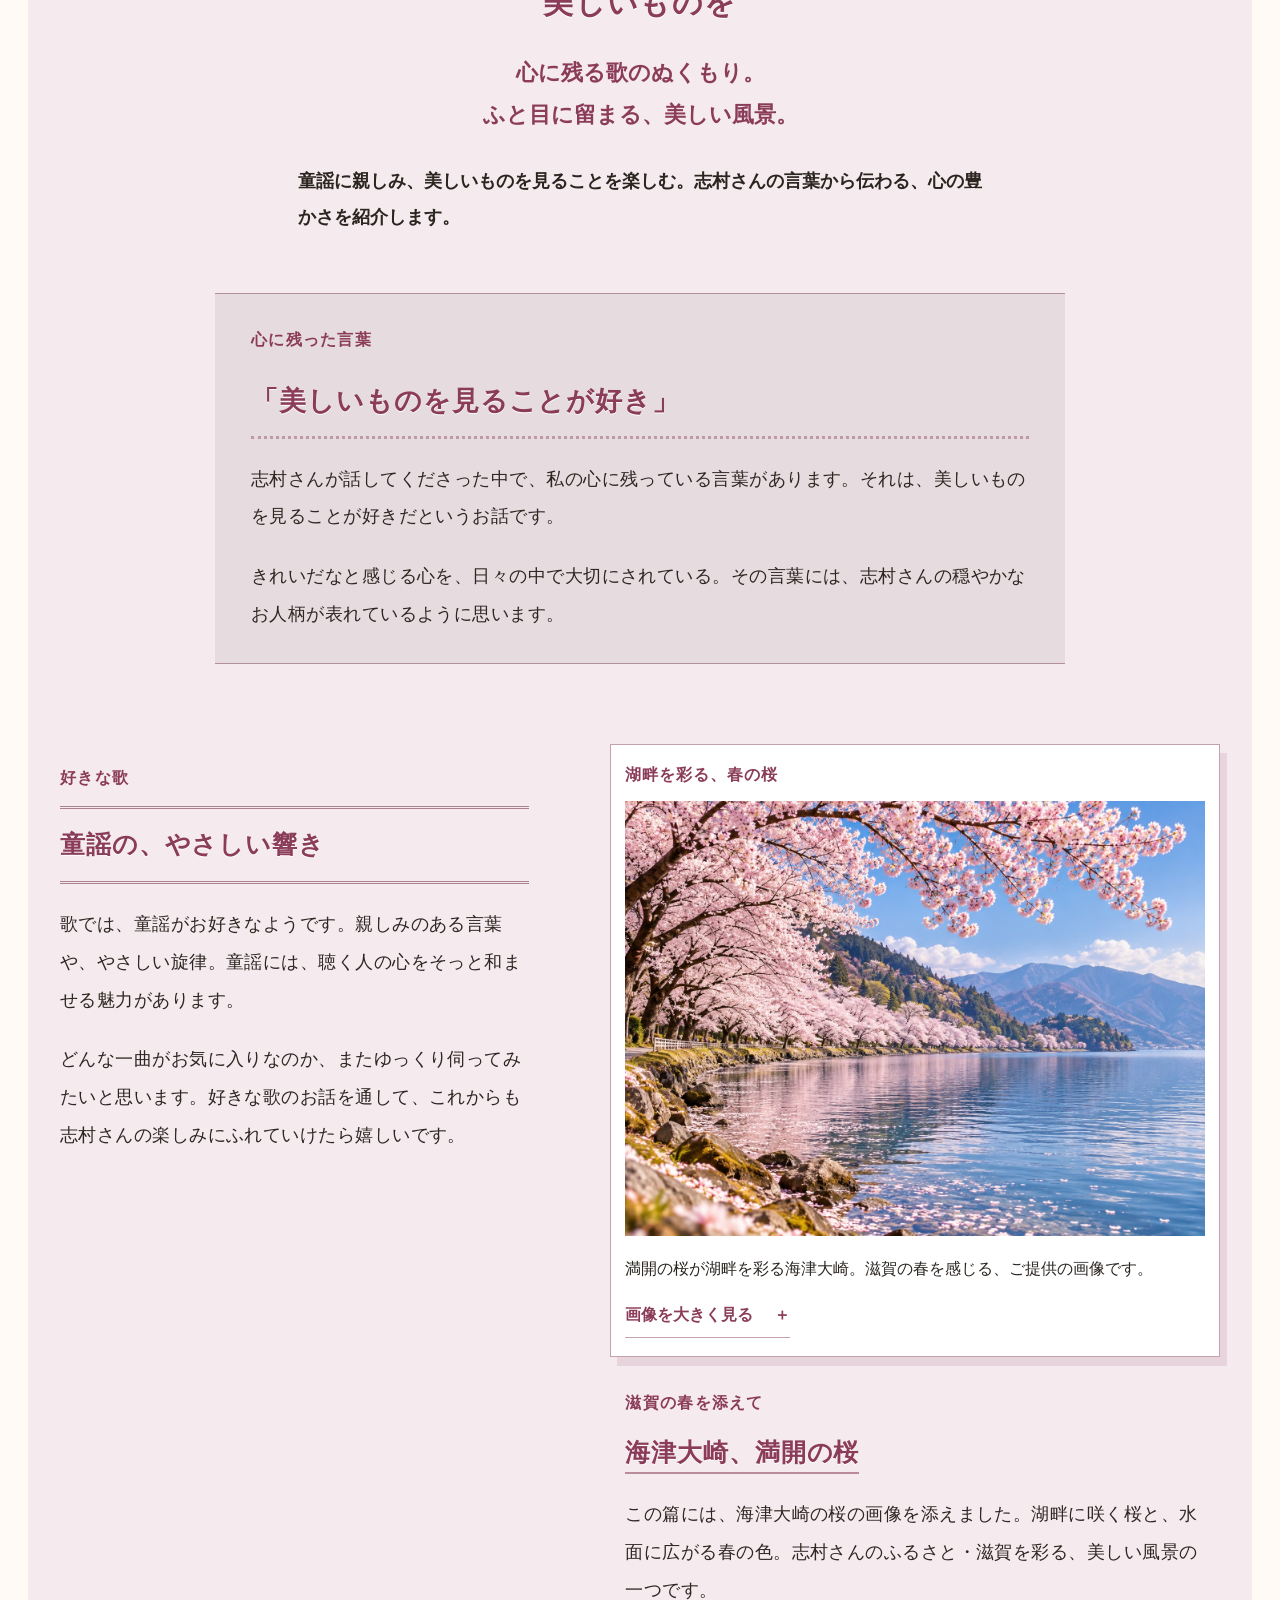
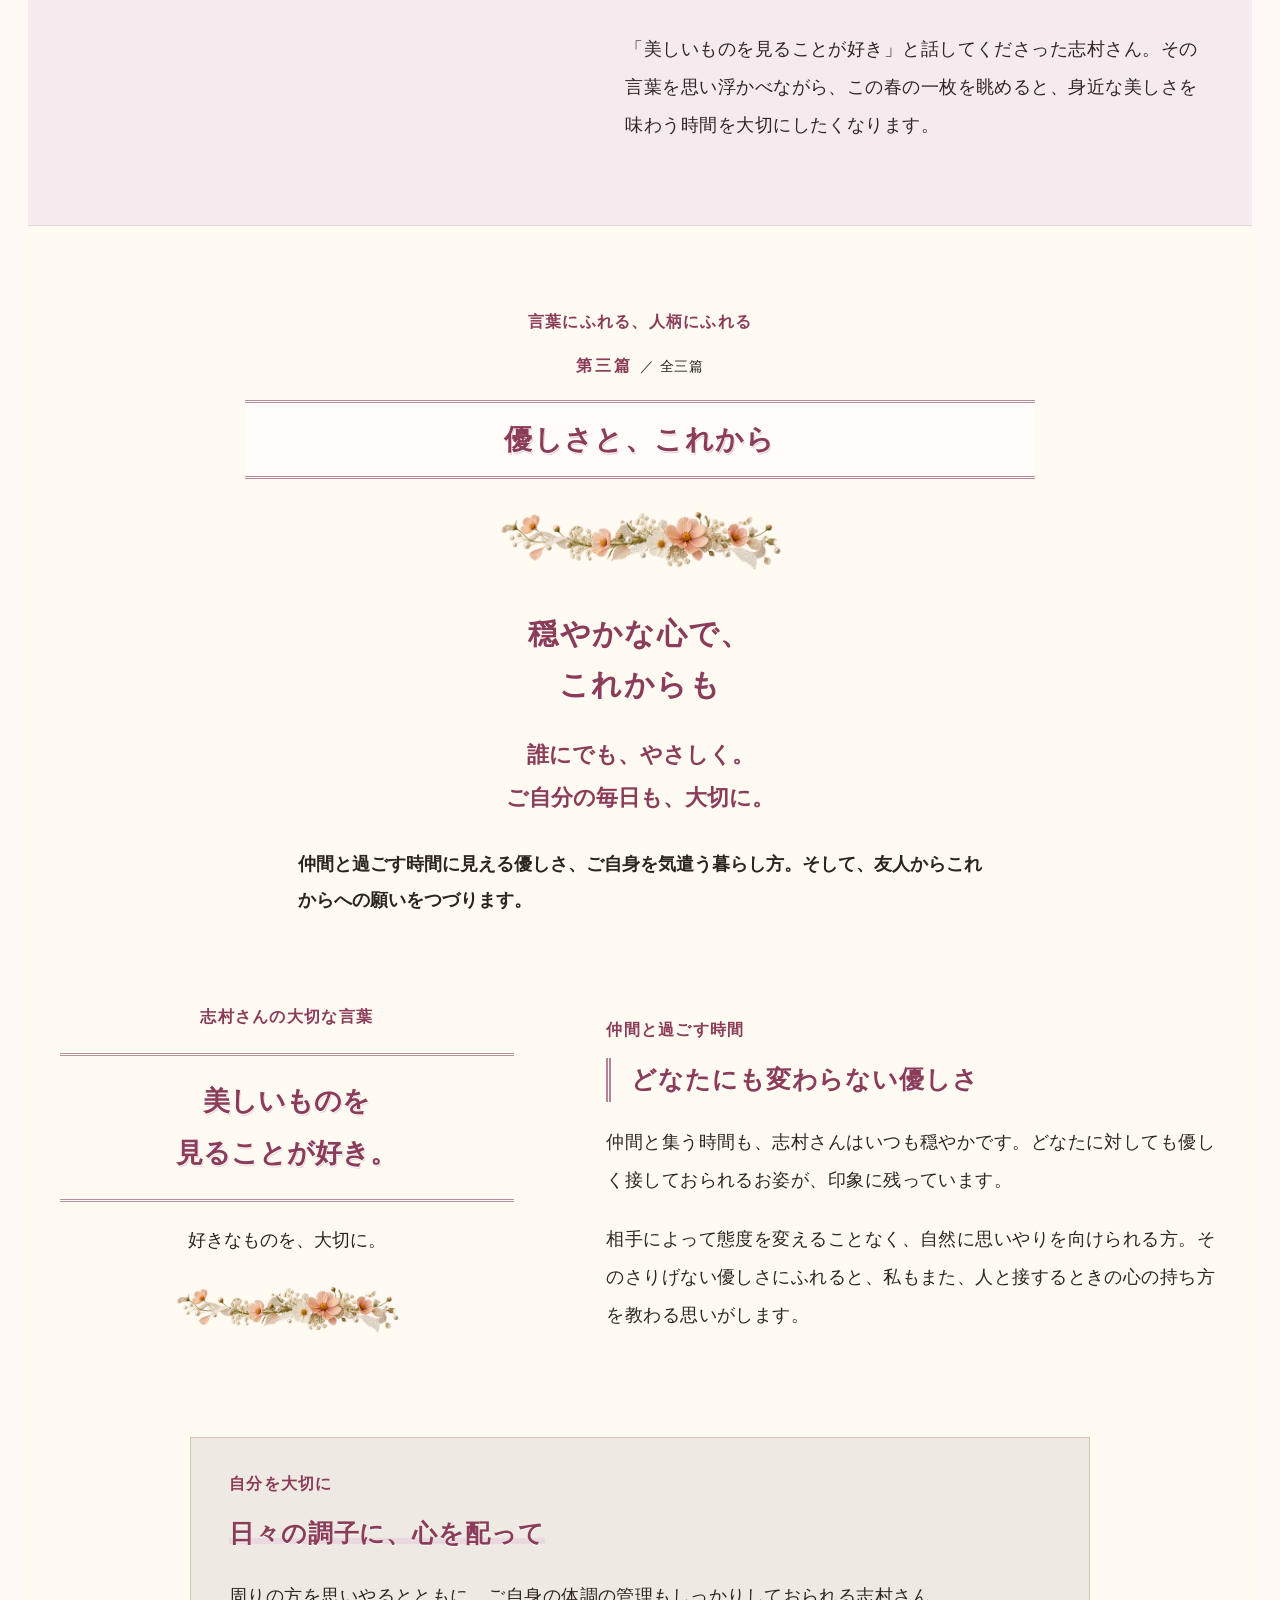
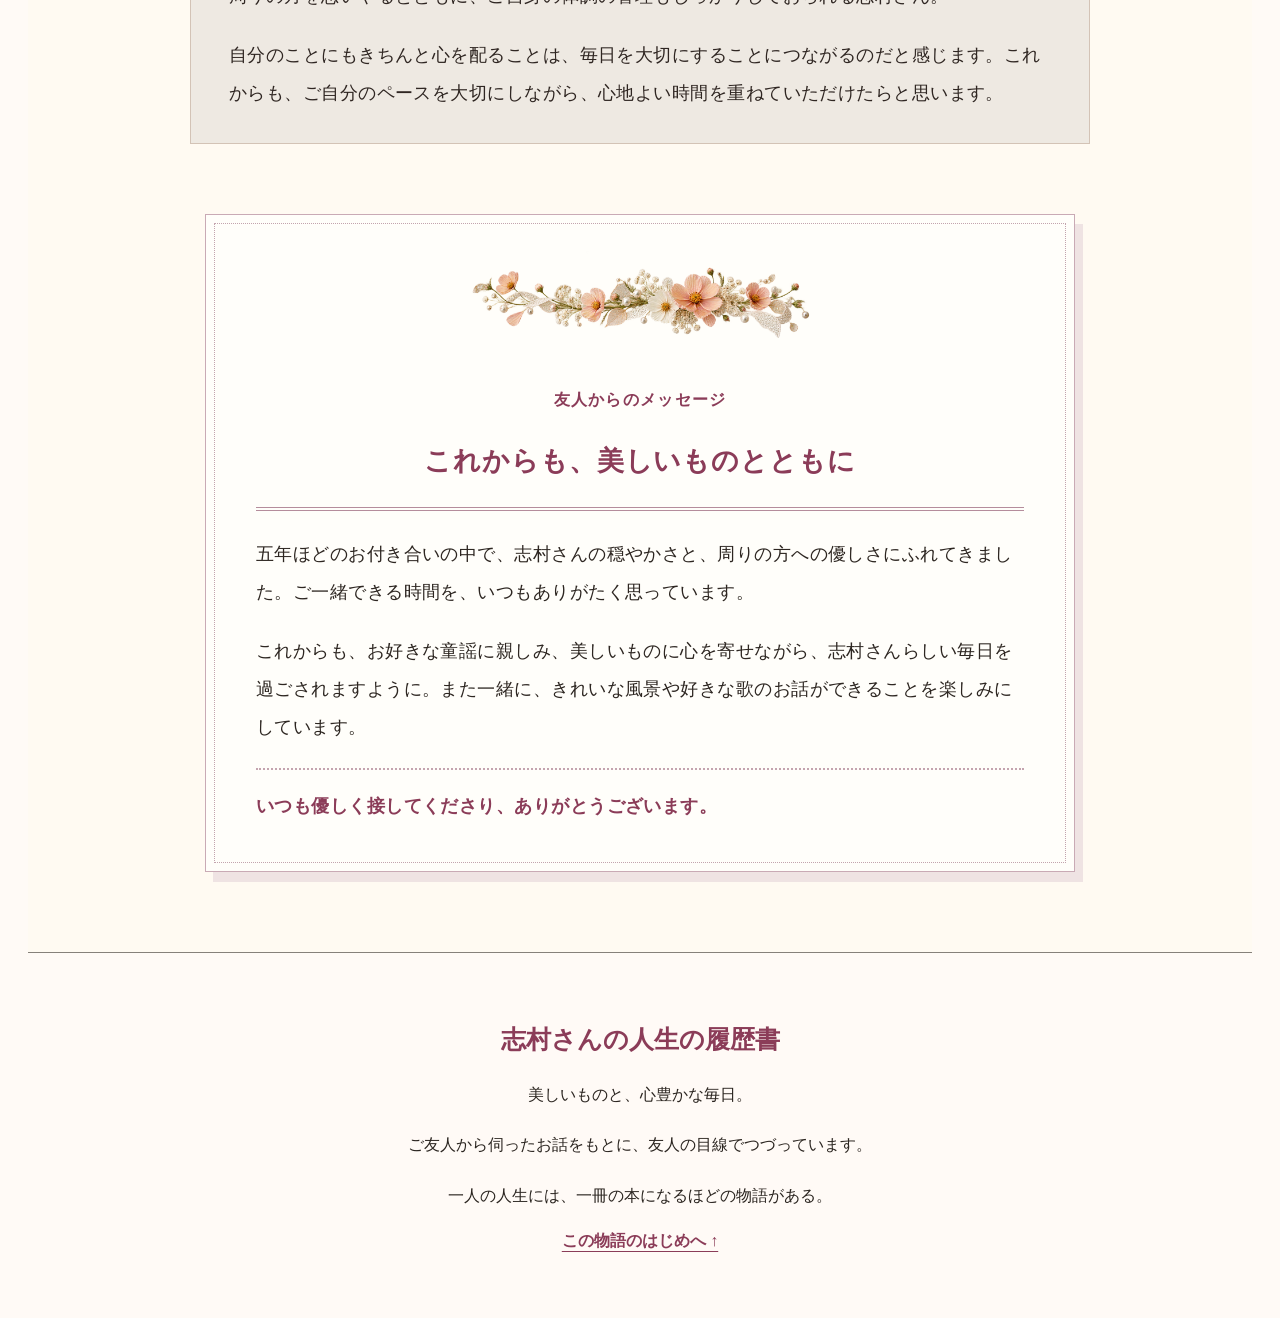
<file: message.html>
<!doctype html><html lang="ja"><head><meta charset="utf-8"><meta name="viewport" content="width=device-width,initial-scale=1"><meta name="robots" content="noindex,nofollow"><meta http-equiv="refresh" content="0;url=index.html#chapter-3"><title>志村さんの人生の履歴書</title><script>location.replace('index.html'+location.search+'#chapter-3');</script></head><body><p><a href="index.html#chapter-3">志村さんの物語を開く</a></p></body></html>
</file>
<file: css/b01-color01.css>
html[data-template="B"][data-color="01"]{--paper:#fffaf6;--ink:#2b2520;--title:#8b3c58;--accent:#8b3c58;--card:#ffffff;--panel:#f3e4e8;--line:#8b3c58;--film:rgba(255,250,246,0.92);--on-accent:#ffffff;color-scheme:light}
html[data-template="B"][data-layout="01"][data-color="01"] #chapter-1{--paper:#fff2e8;--ink:#2b2520;--card:#faede3;--panel:#f3e7dd;--accent:#8b3c58;--title:#8b3c58;--line:#867d76;--film:rgba(255,242,232,.95);--on-accent:#fff2e8;background:var(--paper);color:var(--ink);padding:var(--chapter-space,80px) 32px;margin-inline:-32px;box-shadow:0 1px 0 var(--line)}
html[data-template="B"][data-layout="01"][data-color="01"] #memory-1-1{--paper:#faede3;--ink:#2d2521;--card:#f6e9df;--panel:#f1e4da;--title:#8b3c58;--accent:#8b3c58;--line:#7f756f;--film:rgba(250,237,227,.95);color:var(--ink)}
html[data-template="B"][data-layout="01"][data-color="01"] #memory-1-2{--paper:#f2e6dc;--ink:#2f2622;--card:#eee2d8;--panel:#e9ddd4;--title:#8b3c58;--accent:#8b3c58;--line:#7d736c;--film:rgba(242,230,220,.95);color:var(--ink)}
html[data-template="B"][data-layout="01"][data-color="01"] #memory-1-3{--paper:#f6e9df;--ink:#2e2622;--card:#f2e5db;--panel:#ede0d6;--title:#8b3c58;--accent:#8b3c58;--line:#7e746e;--film:rgba(246,233,223,.95);color:var(--ink)}
html[data-template="B"][data-layout="01"][data-color="01"] #memory-1-4{--paper:#efe2d9;--ink:#302623;--card:#ebded5;--panel:#e6dad1;--title:#8b3c58;--accent:#8b3c58;--line:#7c716c;--film:rgba(239,226,217,.95);color:var(--ink)}
html[data-template="B"][data-layout="01"][data-color="01"] #memory-1-5{--paper:#f2e5dc;--ink:#2f2622;--card:#eee1d8;--panel:#e9dcd4;--title:#8b3c58;--accent:#8b3c58;--line:#7d726c;--film:rgba(242,229,220,.95);color:var(--ink)}
html[data-template="B"][data-layout="01"][data-color="01"] #memory-1-6{--paper:#f5e9df;--ink:#2d2621;--card:#f1e5db;--panel:#ece0d6;--title:#8b3c58;--accent:#8b3c58;--line:#7d746d;--film:rgba(245,233,223,.95);color:var(--ink)}
html[data-template="B"][data-layout="01"][data-color="01"] #chapter-2{--paper:#f5ebee;--ink:#2b2520;--card:#f0e6e9;--panel:#eae0e3;--accent:#8b3c58;--title:#8b3c58;--line:#827a79;--film:rgba(245,235,238,.95);--on-accent:#f5ebee;background:var(--paper);color:var(--ink);padding:var(--chapter-space,80px) 32px;margin-inline:-32px;box-shadow:0 1px 0 var(--line)}
html[data-template="B"][data-layout="01"][data-color="01"] #memory-2-1{--paper:#eae0e3;--ink:#2f2622;--card:#e6dcdf;--panel:#e2d8da;--title:#8b3c58;--accent:#8b3c58;--line:#7a706f;--film:rgba(234,224,227,.95);color:var(--ink)}
html[data-template="B"][data-layout="01"][data-color="01"] #memory-2-2{--paper:#ede3e6;--ink:#2e2622;--card:#e9dfe2;--panel:#e4dadd;--title:#8b3c58;--accent:#8b3c58;--line:#7a7270;--film:rgba(237,227,230,.95);color:var(--ink)}
html[data-template="B"][data-layout="01"][data-color="01"] #memory-2-3{--paper:#e6dddf;--ink:#302623;--card:#e2d9db;--panel:#ded5d7;--title:#8b3c58;--accent:#8b3c58;--line:#796f6e;--film:rgba(230,221,223,.95);color:var(--ink)}
html[data-template="B"][data-layout="01"][data-color="01"] #memory-2-4{--paper:#e9e0e2;--ink:#2e2622;--card:#e5dcde;--panel:#e1d8d9;--title:#8b3c58;--accent:#8b3c58;--line:#79706f;--film:rgba(233,224,226,.95);color:var(--ink)}
html[data-template="B"][data-layout="01"][data-color="01"] #chapter-3{--paper:#fffaf2;--ink:#2b2520;--card:#faf5ed;--panel:#f3eee6;--accent:#8b3c58;--title:#8b3c58;--line:#86817a;--film:rgba(255,250,242,.95);--on-accent:#fffaf2;background:var(--paper);color:var(--ink);padding:var(--chapter-space,80px) 32px;margin-inline:-32px;box-shadow:0 1px 0 var(--line)}
html[data-template="B"][data-layout="01"][data-color="01"] #memory-3-1{--paper:#f8f3eb;--ink:#2e2622;--card:#f4efe7;--panel:#efeae2;--title:#8b3c58;--accent:#8b3c58;--line:#7f7872;--film:rgba(248,243,235,.95);color:var(--ink)}
html[data-template="B"][data-layout="01"][data-color="01"] #memory-3-2{--paper:#f2ede6;--ink:#2f2622;--card:#eee9e2;--panel:#e9e4dd;--title:#8b3c58;--accent:#8b3c58;--line:#7d7670;--film:rgba(242,237,230,.95);color:var(--ink)}
html[data-template="B"][data-layout="01"][data-color="01"] #memory-3-3{--paper:#f8f3eb;--ink:#2d2621;--card:#f4efe7;--panel:#efeae2;--title:#8b3c58;--accent:#8b3c58;--line:#7e7872;--film:rgba(248,243,235,.95);color:var(--ink)}
html[data-template="B"][data-layout="01"][data-color="01"] #memory-3-4{--paper:#efeae2;--ink:#302623;--card:#ebe6de;--panel:#e6e1d9;--title:#8b3c58;--accent:#8b3c58;--line:#7c746f;--film:rgba(239,234,226,.95);color:var(--ink)}
</file>
<file: css/shimura-album.css>
:root{--body:18px;--font-body:"Meiryo","Yu Gothic",sans-serif;--font-title:"Yu Mincho","Hiragino Mincho ProN","Noto Serif JP",serif;--nav-height:82px}
html{scroll-behavior:smooth;scroll-padding-top:calc(var(--nav-height) + 16px)}html[data-size=large]{--body:20px}html[data-size=xlarge]{--body:22px}*{box-sizing:border-box}body{margin:0;color:var(--ink);background:var(--paper);font-family:var(--font-body);font-size:var(--body);line-height:2;overflow-wrap:anywhere}h1,h2,h3,p,figure,blockquote{margin:0}a{color:var(--title);text-underline-offset:.3em}button,input,summary{font:inherit}button,a,summary{-webkit-tap-highlight-color:transparent}button{cursor:pointer}button:focus-visible,a:focus-visible,summary:focus-visible{outline:3px solid var(--accent);outline-offset:5px}img{display:block;max-width:100%;height:auto}button{color:inherit}.skip{position:fixed;left:12px;top:-100px;z-index:50;background:#fff;padding:10px}.skip:focus{top:10px}.sr-only{position:absolute;width:1px;height:1px;overflow:hidden;clip-path:inset(50%)}
.site-header{display:flex;justify-content:space-between;align-items:center;gap:24px;max-width:1224px;margin:auto;padding:26px 32px}.brand{font:700 22px/1.7 var(--font-title);letter-spacing:.08em;text-decoration:none}.brand span{display:block;font:500 16px/1.8 var(--font-body);letter-spacing:.025em;color:var(--ink)}.reading-settings{position:relative;z-index:12;font-size:16px}.reading-settings summary{cursor:pointer;min-height:48px;padding:8px 16px;border:1px solid #c4a2ad;border-radius:6px;background:#fff}.settings-panel{position:absolute;right:0;top:100%;width:min(400px,calc(100vw - 32px));padding:22px;background:#fff;box-shadow:0 10px 32px #5e23381c;border:1px solid #c4a2ad;border-radius:6px}.settings-panel>div{display:flex;gap:6px}.settings-panel button{font-size:16px;min-height:44px;padding:8px;border:1px solid #8b3c58;background:#fff;border-radius:4px}.settings-panel [aria-pressed=true]{background:#8b3c58;color:#fff}.settings-panel label{display:block;margin:16px 0}.settings-panel input{width:20px;height:20px;vertical-align:middle;margin-right:8px;accent-color:#8b3c58}
.reading-nav{position:sticky;top:0;z-index:10;background:var(--film);backdrop-filter:blur(18px);border-block:1px solid #cfb8bc;box-shadow:0 4px 16px #6a314808}.reading-nav>div{max-width:1160px;margin:auto;display:grid;grid-template-columns:repeat(3,minmax(0,1fr))}.reading-nav a{display:flex;gap:15px;align-items:center;justify-content:center;padding:14px 12px;min-height:70px;font-size:17px;line-height:1.6;font-weight:700;text-decoration:none;border-inline-start:1px solid #e6d5d9}.reading-nav a:last-child{border-right:1px solid #e6d5d9}.reading-nav a>span:first-child{font:500 22px/1 var(--font-title);color:#8b3c58}.reading-nav a[aria-current]{background:#f3e4e8;box-shadow:inset 0 -3px #8b3c58}.reading-nav progress{position:absolute;bottom:0;width:100%;height:3px;border:0;appearance:none;background:transparent}.reading-nav progress::-webkit-progress-bar{background:transparent}.reading-nav progress::-webkit-progress-value{background:#8b3c58}.reading-nav progress::-moz-progress-bar{background:#8b3c58}
.album-shell{max-width:1224px;margin:auto;padding:0 32px}.album-cover{padding:55px 0 100px}.cover-heading{display:grid;grid-template-columns:1fr 175px;gap:35px;align-items:center;max-width:930px;margin:0 auto 50px;padding-left:80px}.cover-identity{text-align:center}.eyebrow{font-size:16px;letter-spacing:.08em;color:var(--title);font-weight:700}h1{font:700 clamp(34px,3.6vw,48px)/1.6 var(--font-title);letter-spacing:.06em;color:var(--title);padding:18px 12px;border-block:3px double #b7929e;margin:18px 0 24px;text-shadow:0 2px #fff,1px 3px 0 #e8cbd5}.cover-years{font-size:18px}.cover-note{font-size:16px;margin-top:14px}.pressed-flower{width:175px;max-height:265px;object-fit:contain;filter:drop-shadow(3px 7px 3px #8b3c5810)}.cover-spread{display:grid;grid-template-columns:1.22fr 1fr;gap:7%;align-items:center}.photo{min-width:0}.photo-open{display:block;border:0;background:transparent;width:100%;padding:0;line-height:0}.photo-open img{width:100%;height:auto;object-fit:contain;aspect-ratio:auto;transition:filter .3s}.photo-open:hover img{filter:brightness(1.035)}.photo figcaption{font-size:16px;line-height:1.85;text-align:left;color:var(--ink);margin:18px 0 10px}.cover-photo{padding:14px 14px 20px;background:#fff;border:1px solid #c4a1ac;box-shadow:8px 10px 0 #f3e4e8;position:relative}.cover-photo::before{content:"";position:absolute;inset:5px;pointer-events:none;border:1px dotted #a97a8c}.cover-photo>*{position:relative}.enlarge{border:0;border-bottom:1px solid #c4a1ac;background:transparent;color:#8b3c58;padding:5px 0;font-size:16px;min-height:44px;font-weight:700}.enlarge span{padding-left:16px}.cover-caption{padding:20px 0}.cover-lead{font:700 clamp(24px,2.5vw,32px)/1.8 var(--font-title);color:var(--title);letter-spacing:.04em;margin:25px 0;padding-bottom:24px;border-bottom:3px dotted #bd94a3;text-shadow:0 1px #fff,1px 2px #f0d9e2}.cover-motto{font-size:18px}.read-link{display:inline-flex;gap:45px;align-items:center;min-height:52px;margin-top:30px;border-bottom:2px solid #8b3c58;text-decoration:none;font-weight:700;font-size:18px;transition:gap .3s}.read-link:hover{gap:55px}.little-note{font-size:16px;margin-top:22px}
.chapter{position:relative;min-width:0;padding-block:80px}.chapter-head{max-width:790px;margin:0 auto 58px;text-align:center}.chapter-number{font-size:16px;letter-spacing:.18em;color:var(--title);font-weight:700}.chapter-number span{font-size:14px;letter-spacing:.06em;color:var(--ink);font-weight:500}h2{font:700 28px/1.7 var(--font-title);letter-spacing:.05em;color:var(--title);padding:13px 24px;margin:18px 0 4px;border-block:3px double #b48c99;background:#ffffff8c;text-shadow:0 1px #fff,1px 2px #e8cbd5}.floral-divider{width:290px;max-width:85%;height:auto;object-fit:contain;pointer-events:none;margin:14px auto 20px}.chapter-display{font:700 30px/1.7 var(--font-title);letter-spacing:.045em;color:var(--title);margin:18px 0;text-shadow:0 1px #fff}.chapter-lead{font:600 22px/1.95 var(--font-title);color:var(--title);margin:24px 0}.chapter-description{font-size:var(--body);font-weight:600;line-height:2;max-width:38em;margin:26px auto 0;text-align:left}.memory{min-width:0;color:var(--ink)}.memory-copy>p[data-original-body]{font-size:var(--body);line-height:2.1;font-weight:500;letter-spacing:.025em;margin-top:1.2em}.memory-copy>p[data-original-body]:first-of-type{margin-top:0}.rubric{display:block;font-size:16px;letter-spacing:.08em;font-weight:700;color:var(--title);margin-bottom:12px}h3{font:700 25px/1.75 var(--font-title);color:var(--title);letter-spacing:.035em;margin:0 0 22px;text-shadow:0 1px #fff}.origin-row{max-width:820px;margin:0 0 64px}.origin-note{border-left:4px double #b68e9c;padding:8px 0 8px 30px}.origin-note h3 span{background:linear-gradient(transparent 62%,#e8cbd58c 62%,#e8cbd58c 88%,transparent 88%);box-decoration-break:clone;-webkit-box-decoration-break:clone}.life-spread{display:grid;grid-template-columns:1fr 1fr;gap:7%;align-items:start}.life-note{background:var(--card);padding:32px;border:1px solid #cdb3af;box-shadow:6px 8px #efe0d7}.life-note h3{border-bottom:3px double #ae8793;padding-bottom:20px}.friend-note{margin-top:65px;padding:18px 0 25px;border-top:2px dotted #b28d9a;border-bottom:2px dotted #b28d9a}.friend-note h3{padding-left:16px;border-left:4px solid #b37b8e}.chapter-tail{font:500 18px/2 var(--font-title);text-align:center;margin-top:64px;color:var(--title);letter-spacing:.1em}
.photo-open img{aspect-ratio:auto 1448 / 1086}.photo-rubric{font-size:16px;letter-spacing:.06em;color:var(--title);margin:0 0 10px;font-weight:700}.chapter-head>.eyebrow{margin-bottom:12px}
.second-chapter{border-top:1px solid #e2d1d5}.beauty-note{max-width:850px;margin:0 auto 80px;padding:30px 36px;background:var(--card);border-block:1px solid #b3919b}.beauty-note h3{font-size:27px;padding-block:10px;border-bottom:3px dotted #be9aa7}.spring-spread{display:grid;grid-template-columns:.87fr 1.13fr;gap:7%;align-items:start}.song-note{padding:18px 0}.song-note h3{padding:14px 0;border-block:3px double #ab8190}.spring-print{min-width:0}.sakura-photo{padding:14px 14px 18px;background:#fff;border:1px solid #c4a1ac;box-shadow:7px 9px #e7d4dc}.landscape-note{padding:30px 15px 0}.landscape-note h3 span{padding-bottom:6px;border-bottom:2px solid #b98b9b;box-decoration-break:clone;-webkit-box-decoration-break:clone}
.third-chapter{border-top:1px solid #e4dad0}.kindness-spread{display:grid;grid-template-columns:.85fr 1.15fr;gap:8%;align-items:center;margin-bottom:65px}.favourite-words{padding:25px 0;text-align:center}.favourite-words blockquote{font:700 27px/1.9 var(--font-title);color:var(--title);margin:20px 0;border-block:3px double #b5919c;padding:20px 0;text-shadow:0 1px #fff,1px 2px #e9d9df}.favourite-words>p:last-of-type{font-size:18px}.favourite-words .floral-divider{width:230px;margin-bottom:0}.kindness-note{padding:20px 0}.kindness-note h3{padding-left:20px;border-left:5px double #b78397}.care-note{max-width:900px;margin:0 auto 70px;padding:30px 38px;background:var(--card);border:1px solid #d3c3b6}.care-note h3 span{background:linear-gradient(transparent 65%,#e9d9df 65%,#e9d9df 88%,transparent 88%);box-decoration-break:clone;-webkit-box-decoration-break:clone}.letter-note{max-width:870px;margin:auto;padding:30px 50px 45px;background:#fffefa;border:1px solid #c9aab5;box-shadow:8px 10px #efe3e3;position:relative}.letter-note::after{content:"";position:absolute;inset:8px;border:1px dotted #c3a4ae;pointer-events:none}.letter-note>*{position:relative;z-index:1}.letter-flower{width:350px;margin:0 auto 24px}.letter-note .rubric{text-align:center}.letter-note h3{font-size:27px;text-align:center;padding:10px 0 22px;border-bottom:4px double #b58d9c;margin-bottom:25px}.letter-note p[data-original-body]:last-child{font-family:var(--font-title);font-weight:700;color:var(--title);padding-top:18px;border-top:2px dotted #c4a4af}
.site-footer{max-width:1160px;margin:auto;padding:65px 32px 45px;text-align:center;font-size:16px;line-height:1.9}.footer-brand{font:700 25px/1.8 var(--font-title);color:#8b3c58;margin-bottom:18px}.friend-note-caption{max-width:44em;margin:20px auto}.site-footer>a{display:inline-block;min-height:44px;padding:15px 5px;font-weight:700}
dialog{width:min(1120px,calc(100vw - 28px));max-height:92dvh;overflow:auto;padding:20px;border:1px solid #b78d9d;background:#fffaf6;color:#2b2520}dialog::backdrop{background:#251820cc;backdrop-filter:blur(4px)}.dialog-bar{display:flex;justify-content:space-between;gap:15px;align-items:center;margin-bottom:16px}.dialog-bar h2{font:700 24px/1.5 var(--font-title);padding:0;border:0;background:none;margin:0;text-shadow:none}.dialog-bar button{border:1px solid #8b3c58;min-height:48px;padding:8px 15px;background:#fff;border-radius:4px;font-size:18px;color:#8b3c58}.expanded-photo{max-height:70dvh;width:100%;object-fit:contain}.expanded-caption{font-size:18px;line-height:1.8;margin-top:16px}
@media(max-width:900px){.cover-heading{padding-left:0;grid-template-columns:1fr 130px;gap:20px}.pressed-flower{width:130px}.cover-spread{gap:5%;grid-template-columns:1.15fr 1fr}.cover-lead{font-size:26px}.life-spread,.spring-spread{gap:6%}.reading-nav a{font-size:16px;gap:8px}.kindness-spread{gap:6%}.letter-note{padding-inline:36px}}
@media(max-width:700px){.site-header{padding:16px;align-items:flex-start;gap:12px}.brand{font-size:20px}.brand span{font-size:14px;max-width:12em}.reading-settings summary{font-size:14px;padding:8px;max-width:10em}.settings-panel{width:min(370px,calc(100vw - 32px))}.reading-nav a{display:block;text-align:center;font-size:14px;line-height:1.6;padding:9px 6px;min-height:78px}.reading-nav a>span:first-child{display:block;font-size:18px;margin-bottom:4px}.reading-nav a>span:last-child{display:block;text-wrap:balance}.album-shell{padding:0 20px}.album-cover{padding:30px 0 60px}.cover-heading{grid-template-columns:1fr 70px;gap:12px;margin-bottom:32px;align-items:center}.pressed-flower{width:70px;max-height:150px}.cover-identity .eyebrow{font-size:14px;letter-spacing:0}.cover-identity h1{font-size:30px;line-height:1.6;padding:13px 0;margin-block:12px 17px;letter-spacing:.025em}.cover-years{font-size:15px}.cover-note{font-size:14px;line-height:1.85}.cover-spread{display:flex;flex-direction:column;gap:0}.cover-photo{width:100%;padding:10px 10px 16px;box-shadow:5px 6px #f3e4e8}.cover-caption{width:100%;padding:35px 4px 0}.cover-lead{font-size:26px;line-height:1.85;margin-top:16px}.photo figcaption{font-size:16px}.chapter{padding-block:55px}.chapter-head{margin-bottom:38px}h2{font-size:25px;padding:12px;margin-top:16px}.floral-divider{width:250px;max-width:90%;margin:10px auto 20px}.chapter-display{font-size:27px;line-height:1.8;margin-top:16px}.chapter-lead{font-size:22px;line-height:1.8}.chapter-description{margin-top:20px}.chapter-number{font-size:16px;letter-spacing:.12em}.chapter-number span{font-size:13px}.memory-copy>p[data-original-body]{letter-spacing:.015em;line-height:2.05}h3{font-size:24px;line-height:1.8;letter-spacing:.025em}.rubric{font-size:16px;letter-spacing:.04em}.origin-row{margin-bottom:40px}.origin-note{padding-left:20px}.life-spread,.spring-spread,.kindness-spread{display:block}.life-note{padding:24px 22px;box-shadow:4px 6px #efe0d7}.friend-note{margin-top:45px;padding-top:25px}.chapter-tail{margin-top:35px;font-size:17px}.beauty-note{padding:24px 20px;margin-bottom:40px}.beauty-note h3{font-size:24px}.song-note{padding-top:0;margin-bottom:40px}.spring-print{padding-right:5px}.sakura-photo{padding:10px 10px 16px;box-shadow:5px 7px #e7d4dc}.landscape-note{padding:30px 0 0}.kindness-spread{margin-bottom:40px}.favourite-words{padding:0 0 30px;max-width:400px;margin:auto}.favourite-words blockquote{font-size:25px}.kindness-note{padding-top:0}.care-note{padding:24px 22px;margin-bottom:45px}.letter-note{padding:20px 24px 30px;box-shadow:5px 7px #efe3e3}.letter-note h3{font-size:25px}.letter-flower{margin-bottom:18px}.site-footer{padding:45px 20px 30px}.footer-brand{font-size:24px}.friend-note-caption{font-size:16px}dialog{padding:14px}.dialog-bar button{font-size:16px}.expanded-caption{font-size:16px}}
@media(max-width:700px){html[data-template][data-layout][data-color] .chapter:is(#chapter-1,#chapter-2,#chapter-3){--chapter-space:55px;padding-inline:20px;margin-inline:-20px}}
html[data-motion=off]{scroll-behavior:auto}html[data-motion=off] *,html[data-motion=off] *::before,html[data-motion=off] *::after{animation:none!important;transition:none!important}@media(prefers-reduced-motion:reduce){html{scroll-behavior:auto}*,*::before,*::after{animation:none!important;transition:none!important}}
@page{size:A4 portrait;margin:16mm}@media print{html,html[data-size]{--body:12pt;scroll-behavior:auto}html[data-template] body{font-size:12pt;background:#fff;color:#000}.site-header,.reading-nav,.read-link,.enlarge,.site-footer>a,dialog,.skip,.reading-settings{display:none!important}.album-shell{max-width:none;padding:0}.album-cover{padding:0 0 20pt}.cover-heading{max-width:none;grid-template-columns:1fr 75pt;padding:0;margin-bottom:20pt}.pressed-flower{width:75pt}.cover-spread{display:block}.cover-photo{max-width:125mm;margin:0 auto 20pt}.cover-caption{padding:10pt 0}.cover-lead{font-size:18pt}h1{font-size:24pt!important}h2{font-size:18pt!important}h3{font-size:15pt!important}.chapter-display{font-size:20pt}.chapter-lead{font-size:14pt}html[data-template][data-color] .chapter{--paper:#fff;--card:#fff;--ink:#000;--title:#000;--accent:#000;--line:#777;background:#fff;color:#000;margin:0;padding:20pt 0;border:0;box-shadow:none}.chapter+.chapter{break-before:page}.chapter-head{margin-bottom:20pt}.life-spread,.spring-spread,.kindness-spread{display:block}.memory{break-inside:avoid;margin:0 0 20pt;padding:12pt 0!important;background:#fff!important;color:#000!important;box-shadow:none!important;border:0!important}.memory p,.chapter-description{font-size:12pt!important}.friend-note{margin-top:20pt}.photo{break-inside:avoid;max-width:130mm;padding:8pt;border:1px solid #aaa;box-shadow:none!important}.photo img{max-height:75mm;object-fit:contain}.photo figcaption{font-size:11pt}.photo::before,.letter-note::after{display:none}.floral-divider{max-width:70mm;max-height:20mm}.chapter-head,.memory,.photo,[data-arrive]{transform:none!important;animation:none!important;opacity:1!important}.favourite-words{break-inside:avoid;max-width:100mm;margin:15pt auto}.favourite-words blockquote{font-size:16pt}.site-footer{padding:15pt 0;font-size:11pt}.footer-brand{font-size:18pt}h1,h2,h3,.chapter-display,.cover-lead{background:none!important;box-shadow:none!important;text-shadow:none!important;color:#000!important}h1,h2,h3{break-after:avoid}.memory-copy>p[data-original-body]{orphans:3;widows:3}a{color:#000;text-decoration:none}}
</file>
